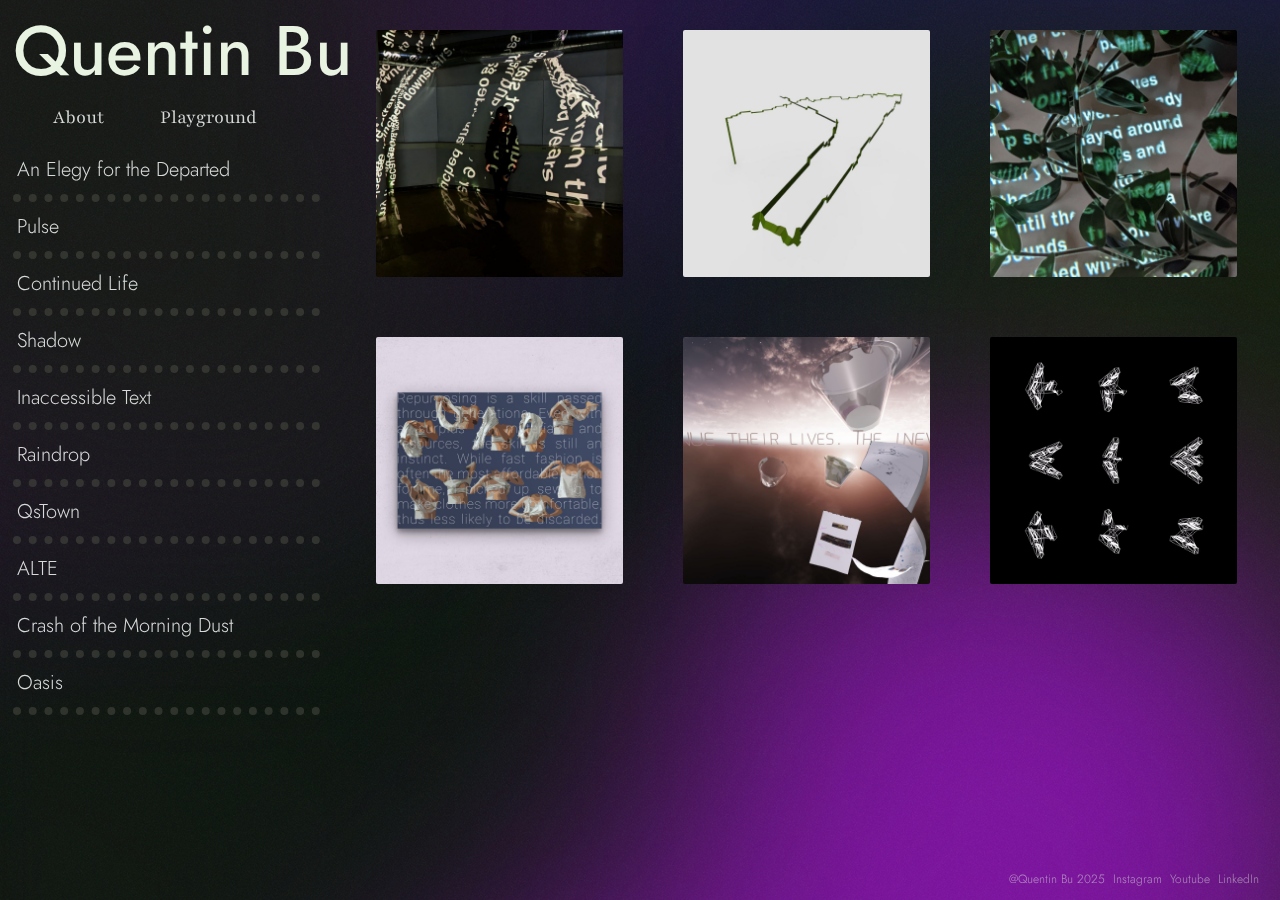
<file: docs/index.html>
<!DOCTYPE html>
<!--[if lt IE 7]>      <html class="no-js lt-ie9 lt-ie8 lt-ie7"> <![endif]-->
<!--[if IE 7]>         <html class="no-js lt-ie9 lt-ie8"> <![endif]-->
<!--[if IE 8]>         <html class="no-js lt-ie9"> <![endif]-->
<!--[if gt IE 8]>      <html class="no-js"> <!--<![endif]-->
<html>
    <head>
        <meta charset="utf-8">
        <meta http-equiv="X-UA-Compatible" content="IE=edge">
        <title>Quentin Bu ~~ Design and Creative Technology</title>
        <link rel="icon" type="image/x-icon" href="/img/favicon.ico">
        <meta name="description" content="">
        <meta name="viewport" content="width=device-width, initial-scale=1">
        <link rel="stylesheet" href="style.css">
        <style>
        @import url('https://fonts.googleapis.com/css2?family=Jost:ital,wght@0,100..900;1,100..900&family=Playfair:ital,opsz,wght@0,5..1200,300..900;1,5..1200,300..900&display=swap');
        </style>
    </head>
    <body>
        <!--[if lt IE 7]>
            <p class="browsehappy">You are using an <strong>outdated</strong> browser. Please <a href="#">upgrade your browser</a> to improve your experience.</p>
        <![endif]-->
        
        <script src="" async defer></script>

        <div>
            <h1><a href="/">Quentin Bu</a></h1>
            <div class="headerContainer">
                <h2><a href="about.html">About</a></h2>
                <h2><a href="playground.html">Playground</a></h2>            
            </div>
        </div>

        <div  class ="title">
            <a href="elegy.html"><h3>An Elegy for the Departed</h3></a>
            <p class="subhead">Interactive Type for CAVE2 VR</p>
            <span class="thumbnail"><img src="img/thumbnail/Elegy_Cover_Large.jpg" class="thumbnail_image" alt="elegy cover"></span>
        </div>
        <div></div>
        <div  class="title">
            <a href="pulse.html"><h3>Pulse</h3></a>
            <p class="subhead">Heartbeat–Controlled 3D Type</p>           
            <span class="thumbnail"><img src="img/thumbnail/Pulse_Cover_Large.jpg" class="thumbnail_image" alt="pulse cover"></span>
        </div>
        <div></div>        
        <div  class="title">
            <a href="continued_life.html"><h3>Continued Life</h3></a>
            <p class="subhead">Posters and Interactive Archive</p>              
            <span class="thumbnail"><img src="img/thumbnail/Continued_Cover_Large.jpg" class="thumbnail_image" alt="continued cover"></span>
        </div>
        <div></div>
        <div  class="title">
            <a href="shadow.html"><h3>Shadow</h3></a>
            <p class="subhead">Projector–Based Interactive Installation</p>                
            <span class="thumbnail"><img src="img/thumbnail/Shadow_Cover_Large.jpg" class="thumbnail_image" alt="shadow cover"></span>
        </div>
        <div></div>
        <div  class="title">
            <a href="inaccessible_text.html"><h3>Inaccessible Text</h3></a>
            <p class="subhead">Discursive Design Objects</p>             
            <span class="thumbnail"><img src="img/thumbnail/Inaccessible_Cover_Large.jpg" class="thumbnail_image" alt="inaccessible text cover"></span>        
        </div>
        <div></div>
        <div  class="title">
            <a href="raindrop.html"><h3>Raindrop</h3></a>
            <p class="subhead">Experimental Type from Waste</p>   
            <span class="thumbnail"><img src="img/thumbnail/Raindrop_Cover_Large.jpg" class="thumbnail_image" alt="raindrop cover"></span>           
        </div>
        <div></div>
        <div  class="title">
            <a href="QsTown.html"><h3>QsTown</h3></a>
            <p class="subhead">Click and Shoot Game</p>               
            <span class="thumbnail"><img src="img/thumbnail/QsTown_Cover_Large.jpg" class="thumbnail_image" alt="QsTown cover"></span>    
        </div>
        <div></div>
        <div  class="title">
            <a href="ALTE.html"><h3>ALTE</h3></a>
            <p class="subhead">Escape Room Game</p>    
            <span class="thumbnail"><img src="img/thumbnail/ALTE_Cover_Large.jpg" class="thumbnail_image" alt="ALTE cover"></span>   
        </div>
        <div></div>
        <div  class="title">
            <a href="crash.html"><h3>Crash of the Morning Dust</h3></a>
            <p class="subhead">???</p>               
            <span class="thumbnail"><img src="img/thumbnail/Crash_Cover_Large.jpg" class="thumbnail_image" alt="crash cover"></span>    
        </div>
        <div></div>
        <div  class="title">
            <a href="Oasis.html"><h3>Oasis</h3></a>
            <p class="subhead">Collaborative VR Design</p>    
            <span class="thumbnail"><img src="img/thumbnail/Oasis_Cover_Large.jpg" class="thumbnail_image" alt="Oasis cover"></span>   
        </div>

        <div class="imageLibraryContainerMain">
            <div class="columnMain">
                <a href="elegy.html"><img class="smallImg" src="img/thumbnail/smallThumbnailLibrary/sm1.jpg"></a>                
                <a href="continued_life.html"><img class="smallImg" src="img/thumbnail/smallThumbnailLibrary/sm2.jpg"></a>           
                
            </div>
            <div class="columnMain">
                <a href="pulse.html"><img class="smallImg" src="img/thumbnail/smallThumbnailLibrary/sm3.jpg"></a>                
                <a href="continued_life.html"><img class="smallImg" src="img/thumbnail/smallThumbnailLibrary/sm4.jpg"></a>
            </div>
            <div class="columnMain">
                <a href="shadow.html"><img class="smallImg" src="img/thumbnail/smallThumbnailLibrary/sm5.jpg"></a>                
                <a href ="playground.html"><img class="smallImg" src="img/thumbnail/smallThumbnailLibrary/sm6.jpg"></a>
            </div>
        </div>




        <footer>
            <h6><a href="index.html">@Quentin Bu 2025</a></h6>
            <h6><a href="https://www.instagram.com/quentinbuxqtgg/" target="_blank">Instagram</a></h6>
            <h6><a href="https://www.youtube.com/@quentinxenonbu" target="_blank">Youtube</a></h6>
            <h6><a href="https://www.linkedin.com/in/xingyu-quentin-bu/" target="_blank">LinkedIn</a></h6> 
        </footer>    
        <script src="scrollReveal.js"></script>
        <script src="changeImage.js"></script>
    </body>
</html>
</file>
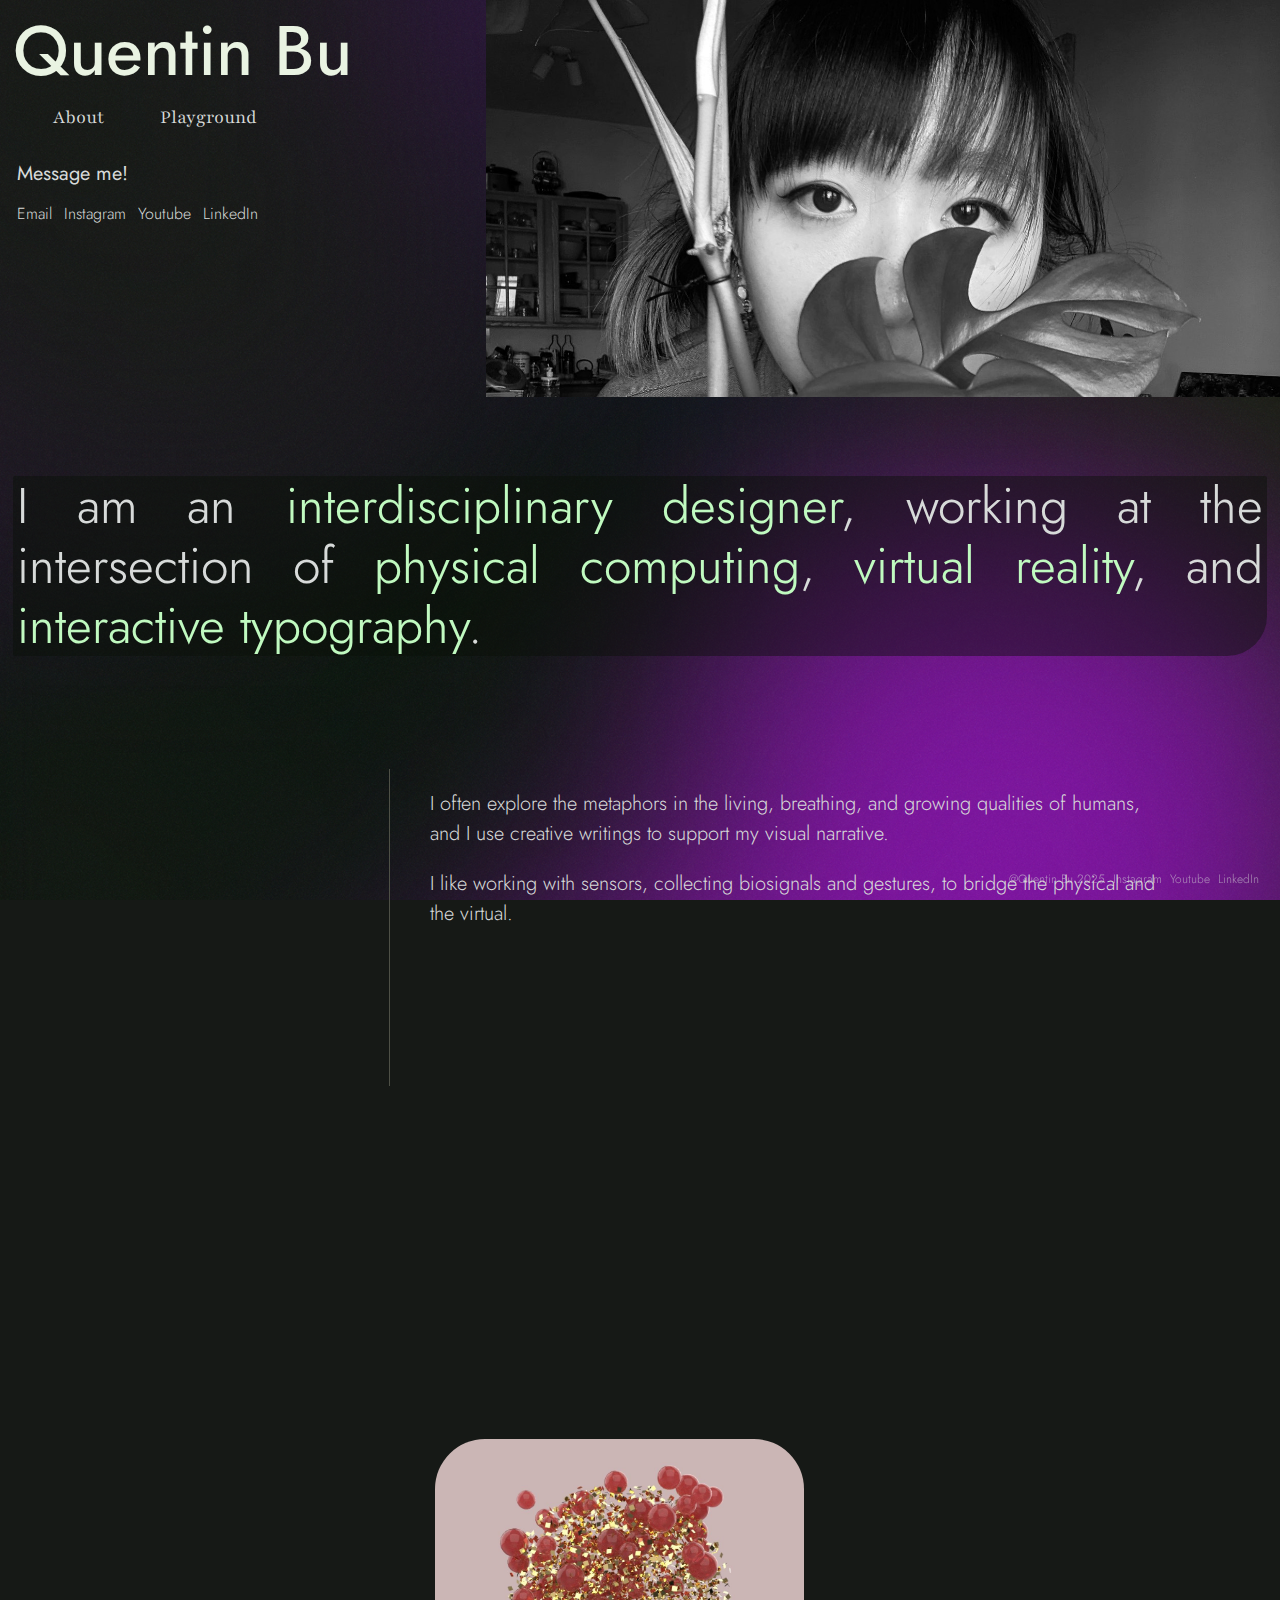
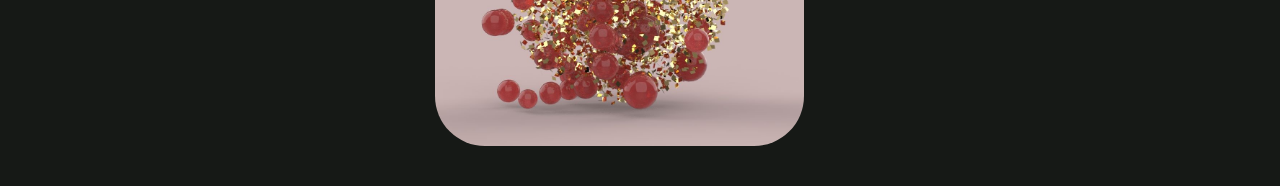
<file: docs/about.html>
<!DOCTYPE html>
<!--[if lt IE 7]>      <html class="no-js lt-ie9 lt-ie8 lt-ie7"> <![endif]-->
<!--[if IE 7]>         <html class="no-js lt-ie9 lt-ie8"> <![endif]-->
<!--[if IE 8]>         <html class="no-js lt-ie9"> <![endif]-->
<!--[if gt IE 8]>      <html class="no-js"> <!--<![endif]-->
<html>
    <head>
        <meta charset="utf-8">
        <meta http-equiv="X-UA-Compatible" content="IE=edge">
        <title>About ~~ Quentin Bu</title>
        <link rel="icon" type="image/x-icon" href="/img/favicon.ico">
        <meta name="description" content="">
        <meta name="viewport" content="width=device-width, initial-scale=1">
        <link rel="stylesheet" href="style.css">
        <style>
        @import url('https://fonts.googleapis.com/css2?family=Jost:ital,wght@0,100..900;1,100..900&family=Playfair:ital,opsz,wght@0,5..1200,300..900;1,5..1200,300..900&display=swap');
        </style>
    </head>
    <body>
        <!--[if lt IE 7]>
            <p class="browsehappy">You are using an <strong>outdated</strong> browser. Please <a href="#">upgrade your browser</a> to improve your experience.</p>
        <![endif]-->
        
        <script src="" async defer></script>

        <div>
            <h1><a href="/">Quentin Bu</a></h1>
            <div class="headerContainer">
                <h2><a href="about.html">About</a></h2>
                <h2><a href="playground.html">Playground</a></h2>            
            </div>
        </div>

        <div>
            <h4>Message me!</h4>
            <h6><a href="mailto:xenonbxy@gmail.com" target="_blank">Email</a></h5>
            <h6><a href="https://www.instagram.com/quentinbuxqtgg/" target="_blank">Instagram</a></h6>
            <h6><a href="https://www.youtube.com/@quentinxenonbu" target="_blank">Youtube</a></h6>
            <h6><a href="https://www.linkedin.com/in/xingyu-quentin-bu/" target="_blank">LinkedIn</a></h6>            
        </div>
        <span class="topImageSpan"><img src="img/About_Banner.jpg" class="topImage" alt="quentin top image"></span>

        <div class="topParagraph">
            <p class="topParagraphText">I am an <mark>interdisciplinary designer</mark>, working at the intersection of <mark>physical computing</mark>, <mark>virtual reality</mark>, and <mark>interactive typography</mark>.</p>
        </div>
        <div class="paragraphs">
            <div class="spacer30"></div> 
            <div class="aboutParagraphs">
                <p>I often explore the metaphors in the living, breathing, and growing qualities of humans, and I use creative writings to support my visual narrative.</p>
                <p>I like working with sensors, collecting biosignals and gestures, to bridge the physical and the virtual.</p>
                <p>Check out my thesis <a href="elegy.html" class="italics"><mark>An Elegy for the Departed</mark></a>, my design for the CAVE2<sup>TM</sup> immersive hybrid-reality space.</p>
                <p>For business inquiries, please email me at <a href="mailto:xenonbxy@gmail.com" target="_blank"><mark>xenonbxy@gmail.com</mark></a></p>
            </div>      
        </div>


        <div class="aboutColCont">
            <div class="column">
                <p class="aboutTop">Interests</p>
                <p class="aboutPoints">XR Storytelling</p>                
                <p class="aboutPoints">Multisensory Media</p>
                <p class="aboutPoints">Text-based Art</p>           
                <p class="aboutPoints">Embodied Interactions</p>
            </div>
            <div class="column">
                <p class="aboutTop">Skills</p>
                <p class="aboutPoints">Interaction Design</p>                  
                <p class="aboutPoints">Graphic Design</p>                             
                <p class="aboutPoints">Physical Computing</p>
                <p class="aboutPoints">Qualitative Research</p>         
            </div>
            <div class="column">
                <p class="aboutTop">Education</p>
                <p class="aboutPoints"><mark>MDes</mark> Graphic Design 2023</p>
                <p class="aboutPoints">University of Illinois Chicago</p>                
                <p class="aboutPoints"><mark>BS</mark> Psychology and Anthropology 2019</p>
                <p class="aboutPoints">University of Illinois Urbana–Champaign</p>
            </div>
        </div>

        <div class="bubbleCont">
            <div class="column"></div>              
            <div class="column">
                <div class="bubble"><img src="img/bubble.jpg"></div> 
            </div>
            <div class="column"></div>                          
        </div>

        <footer>
            <h6><a href="/">@Quentin Bu 2025</a></h6>
            <h6><a href="https://www.instagram.com/quentinbuxqtgg/" target="_blank">Instagram</a></h6>
            <h6><a href="https://www.youtube.com/@quentinxenonbu" target="_blank">Youtube</a></h6>
            <h6><a href="https://www.linkedin.com/in/xingyu-quentin-bu/" target="_blank">LinkedIn</a></h6> 
        </footer>       
        <script src="scrollReveal.js"></script>

    </body>
</html>
</file>
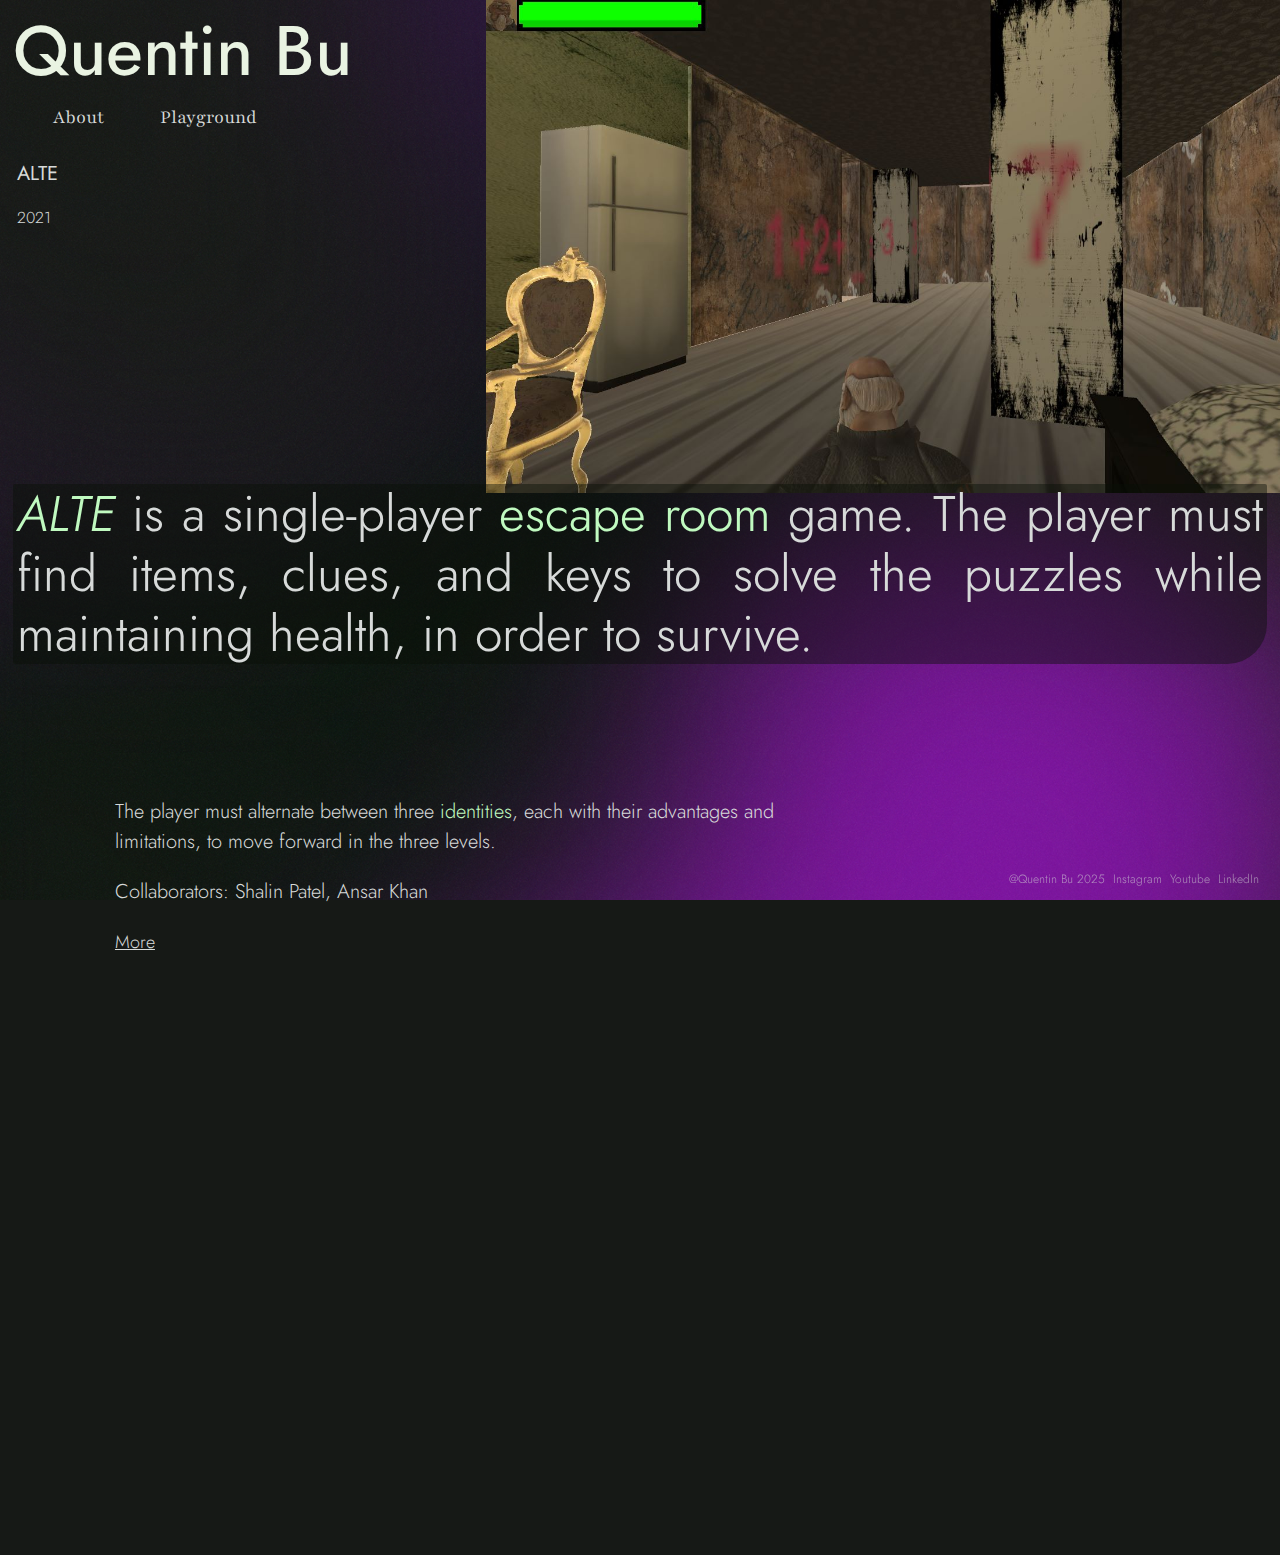
<file: docs/ALTE.html>
<!DOCTYPE html>
<!--[if lt IE 7]>      <html class="no-js lt-ie9 lt-ie8 lt-ie7"> <![endif]-->
<!--[if IE 7]>         <html class="no-js lt-ie9 lt-ie8"> <![endif]-->
<!--[if IE 8]>         <html class="no-js lt-ie9"> <![endif]-->
<!--[if gt IE 8]>      <html class="no-js"> <!--<![endif]-->
<html>
    <head>
        <meta charset="utf-8">
        <meta http-equiv="X-UA-Compatible" content="IE=edge">
        <title>ALTE ~~ Quentin Bu</title>
        <link rel="icon" type="image/x-icon" href="/img/favicon.ico">
        <meta name="description" content="">
        <meta name="viewport" content="width=device-width, initial-scale=1">
        <link rel="stylesheet" href="style.css">
        <style>
        @import url('https://fonts.googleapis.com/css2?family=Jost:ital,wght@0,100..900;1,100..900&family=Playfair:ital,opsz,wght@0,5..1200,300..900;1,5..1200,300..900&display=swap');
        </style>
    </head>
    <body>
        <!--[if lt IE 7]>
            <p class="browsehappy">You are using an <strong>outdated</strong> browser. Please <a href="#">upgrade your browser</a> to improve your experience.</p>
        <![endif]-->
        
        <script src="" async defer></script>

        <div>
            <h1><a href="/">Quentin Bu</a></h1>
            <div class="headerContainer">
                <h2><a href="about.html">About</a></h2>
                <h2><a href="playground.html">Playground</a></h2>            
            </div>
        </div>

        <div>
            <h4>ALTE</h4>
            <h5>2021</h5>
        </div>

        <span class="topImageSpan"><img src="img/ALTE/ALTE9.jpg" class="topImage" alt="alte top image"></span>


        <div class="topParagraph">
            <p class="topParagraphText"><mark class = "italics">ALTE</mark> is a single-player <mark>escape room</mark> game. The player must find items, clues, and keys to solve the puzzles while maintaining health, in order to survive.</p>
        </div>

        <div class="paragraphs">
            <div>
                <p> The player must alternate between three <mark>identities</mark>, each with their advantages and limitations, to move forward in the three levels.</p>
                <p>Collaborators: Shalin Patel, Ansar Khan</p>
                <p class = "moreInfo"><a href="https://youtu.be/huX0kYWxeIo" target="_blank">More</a></p>

            </div>
            <div class="spacer30"></div> 
        </div>

        <div class="imageLibraryContainer">
            <div class="column">
                <img src="img/ALTE/ALTE3.jpg">
                <img src="img/ALTE/ALTE4.jpg">

            </div>
            <div class="column">
                <img src="img/ALTE/ALTE5.jpg">
                <img src="img/ALTE/ALTE6.jpg">

            </div>
            <div class="column">
                <img src="img/ALTE/ALTE8.jpg">
                <img src="img/ALTE/ALTE1.jpg">
            </div>
        </div>

        <footer>
            <h6><a href="index.html">@Quentin Bu 2025</a></h6>
            <h6><a href="https://www.instagram.com/quentinbuxqtgg/" target="_blank">Instagram</a></h6>
            <h6><a href="https://www.youtube.com/@quentinxenonbu" target="_blank">Youtube</a></h6>
            <h6><a href="https://www.linkedin.com/in/xingyu-quentin-bu/" target="_blank">LinkedIn</a></h6> 
        </footer>    
        <script src="scrollReveal.js"></script>

    </body>
</html>
</file>
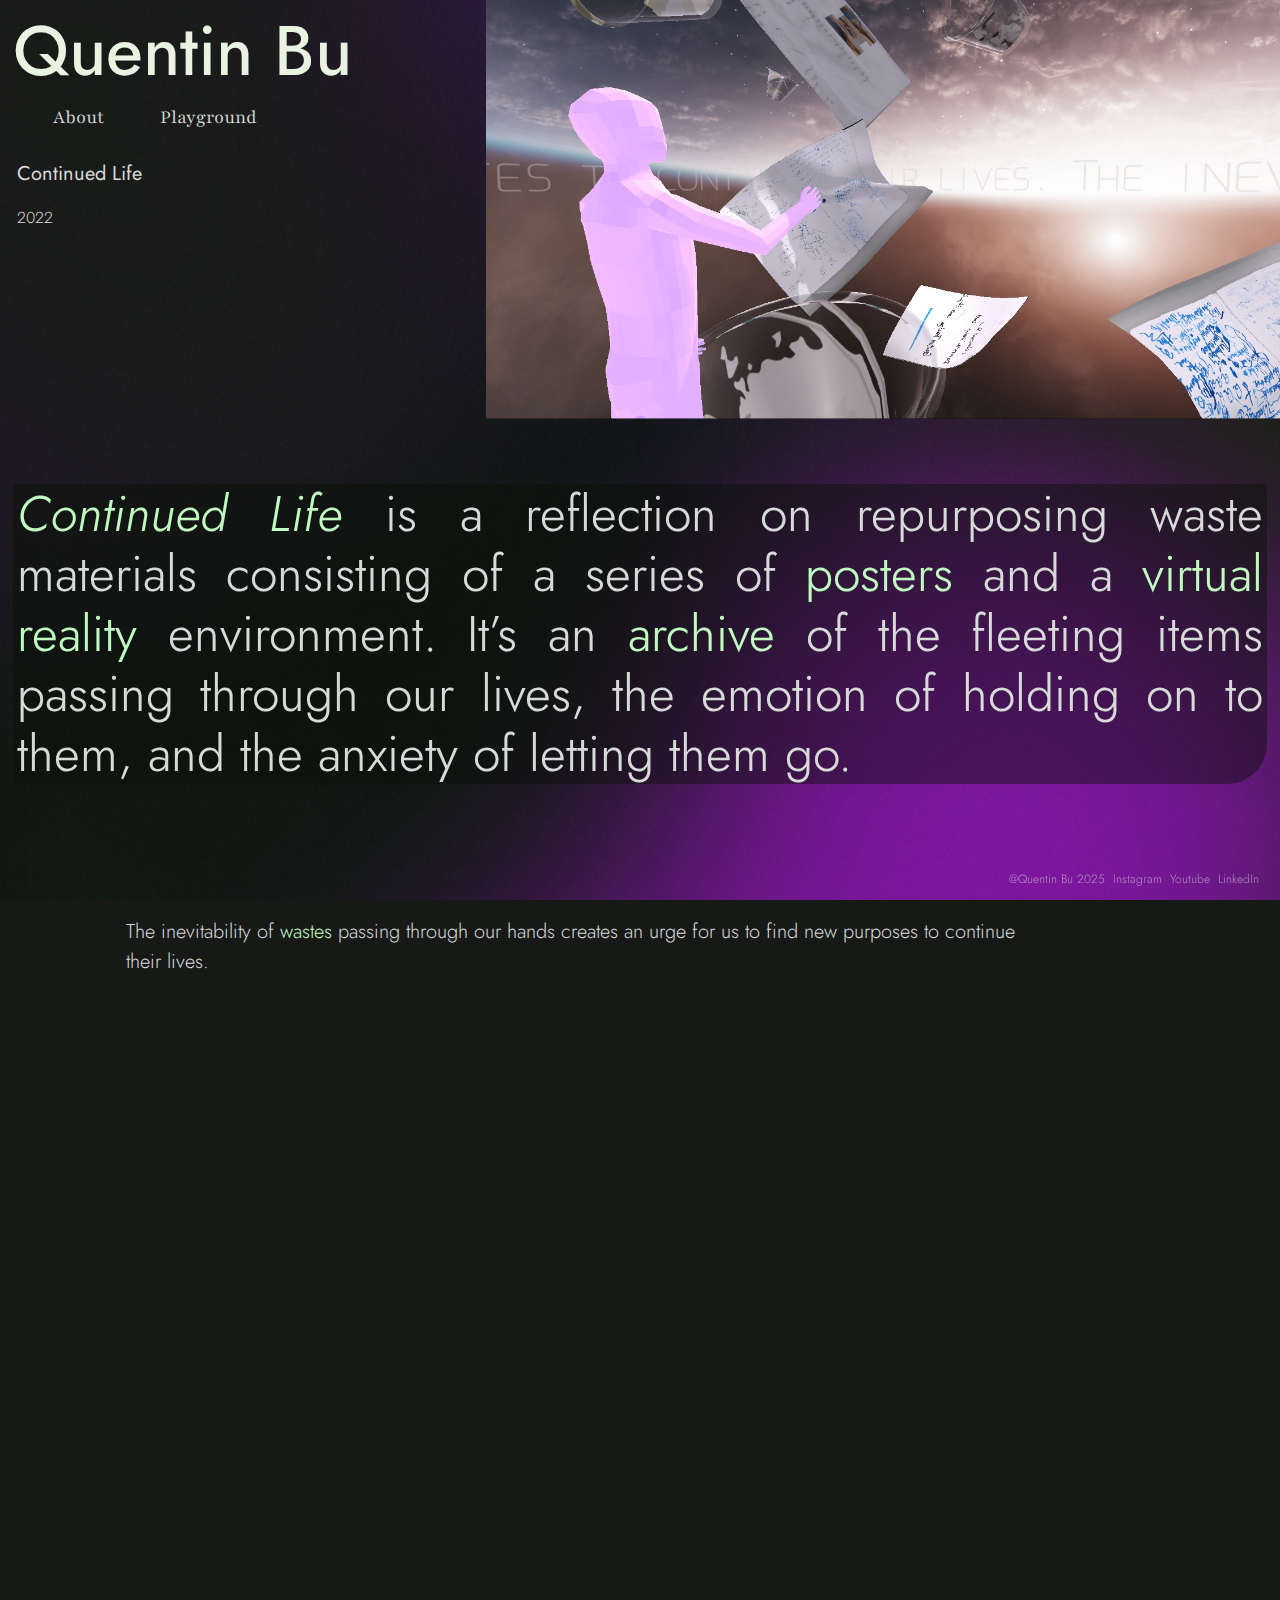
<file: docs/continued_life.html>
<!DOCTYPE html>
<!--[if lt IE 7]>      <html class="no-js lt-ie9 lt-ie8 lt-ie7"> <![endif]-->
<!--[if IE 7]>         <html class="no-js lt-ie9 lt-ie8"> <![endif]-->
<!--[if IE 8]>         <html class="no-js lt-ie9"> <![endif]-->
<!--[if gt IE 8]>      <html class="no-js"> <!--<![endif]-->
<html>
    <head>
        <meta charset="utf-8">
        <meta http-equiv="X-UA-Compatible" content="IE=edge">
        <title>Continued Life ~~ Quentin Bu</title>
        <link rel="icon" type="image/x-icon" href="/img/favicon.ico">
        <meta name="description" content="">
        <meta name="viewport" content="width=device-width, initial-scale=1">
        <link rel="stylesheet" href="style.css">
        <style>
        @import url('https://fonts.googleapis.com/css2?family=Jost:ital,wght@0,100..900;1,100..900&family=Playfair:ital,opsz,wght@0,5..1200,300..900;1,5..1200,300..900&display=swap');
        </style>
    </head>
    <body>
        <!--[if lt IE 7]>
            <p class="browsehappy">You are using an <strong>outdated</strong> browser. Please <a href="#">upgrade your browser</a> to improve your experience.</p>
        <![endif]-->
        
        <!-- <script src="" async defer></script> -->

        <div>
            <h1><a href="/">Quentin Bu</a></h1>
            <div class="headerContainer">
                <h2><a href="about.html">About</a></h2>
                <h2><a href="playground.html">Playground</a></h2>            
            </div>
        </div>

        <div>
            <h4>Continued Life</h4>
            <h5>2022</h5>
        </div>

        <span class="topImageSpan"><img src="img/Continued/Life6.jpg" class="topImage" alt="life top image"></span>

        <div class="topParagraph">
            <p class="topParagraphText"><mark class = "italics">Continued Life</mark> is a reflection on repurposing waste materials consisting of a series of <mark>posters</mark> and a <mark>virtual reality</mark> environment. It’s an <mark>archive</mark> of the fleeting items passing through our lives, the emotion of holding on to them, and the anxiety of letting them go.</p>
        </div>

        <div class="paragraphs">
            <div>
                <p>The inevitability of <mark>wastes</mark> passing through our hands creates an urge for us to find new purposes to continue their lives.</p>
            
                <p><mark>Repurposing</mark> is a survival skill. My grandmother used a rope as a belt, tissue boxes as trash cans, yoghurt cups as planters, etc. There was a cabinet above the washing machine that contained everything yet to find a purpose. I was conditioned to value possessions in the same way as I was growing up.</p>
                
                <p>While in graduate school for graphic design, I started to observe the waste generated in the iterative process of learning and making, especially paper and plastic due to affordability. Out of habit, I would collect single-sided printer papers and use the white spaces for notes, practice calligraphy with markers over the writings, and then fold and cut them for prototyping. A piece of paper thus would have an extended lifetime, fully scribbled, and possibly stained.</p>
            </div>
            <div class="spacer30"></div> 
        </div>

        <div class="imageLibraryContainer">
            <div class="column">
                <img src="img/Continued/Life1.jpg">
                <img src="img/Continued/Life2.jpg">
                <img src="img/Continued/posterHorizontal1.jpg">
            </div>
            <div class="column">
                <img src="img/Continued/Life3.jpg">
                <img src="img/Continued/posterHorizontal2.jpg">
                <img src="img/Continued/Life4.jpg">
            </div>
            <div class="column">
                <img src="img/Continued/posterHorizontal3.jpg">
                <img src="img/Continued/Life5.jpg">
            </div>
        </div>

        <div class="paragraphs">
            <div>  
                <p>Archiving these items is an <mark>affirmation</mark> of sustainability practices on an individual level. The work would never be finished, however, for this project, three sets of items are documented: clothing, paper, and cups. The items are collected according to these <mark>criteria</mark>: 1) the item has an old purpose and a new, personally-defined purpose, 2) the item may be considered waste, and 3) the item has the potential to outlast its original lifetime.</p>
                    
                <p>Each set of items are photographed and abstracted into <mark>posters</mark>.</p>

                <p>The documented items are then modelled and imported into a <mark>virtual reality environment</mark>, where the visitor can look around and reflect on the destined disposal of objects and materials, drawing the conflict between wastefulness and letting go.</p>
            </div>
            <div class="spacer30"></div> 
        </div>        
    
        <footer>
            <h6><a href="index.html">@Quentin Bu 2025</a></h6>
            <h6><a href="https://www.instagram.com/quentinbuxqtgg/" target="_blank">Instagram</a></h6>
            <h6><a href="https://www.youtube.com/@quentinxenonbu" target="_blank">Youtube</a></h6>
            <h6><a href="https://www.linkedin.com/in/xingyu-quentin-bu/" target="_blank">LinkedIn</a></h6> 
        </footer>    
        <script src="scrollReveal.js"></script>
    </body>
</html>
</file>
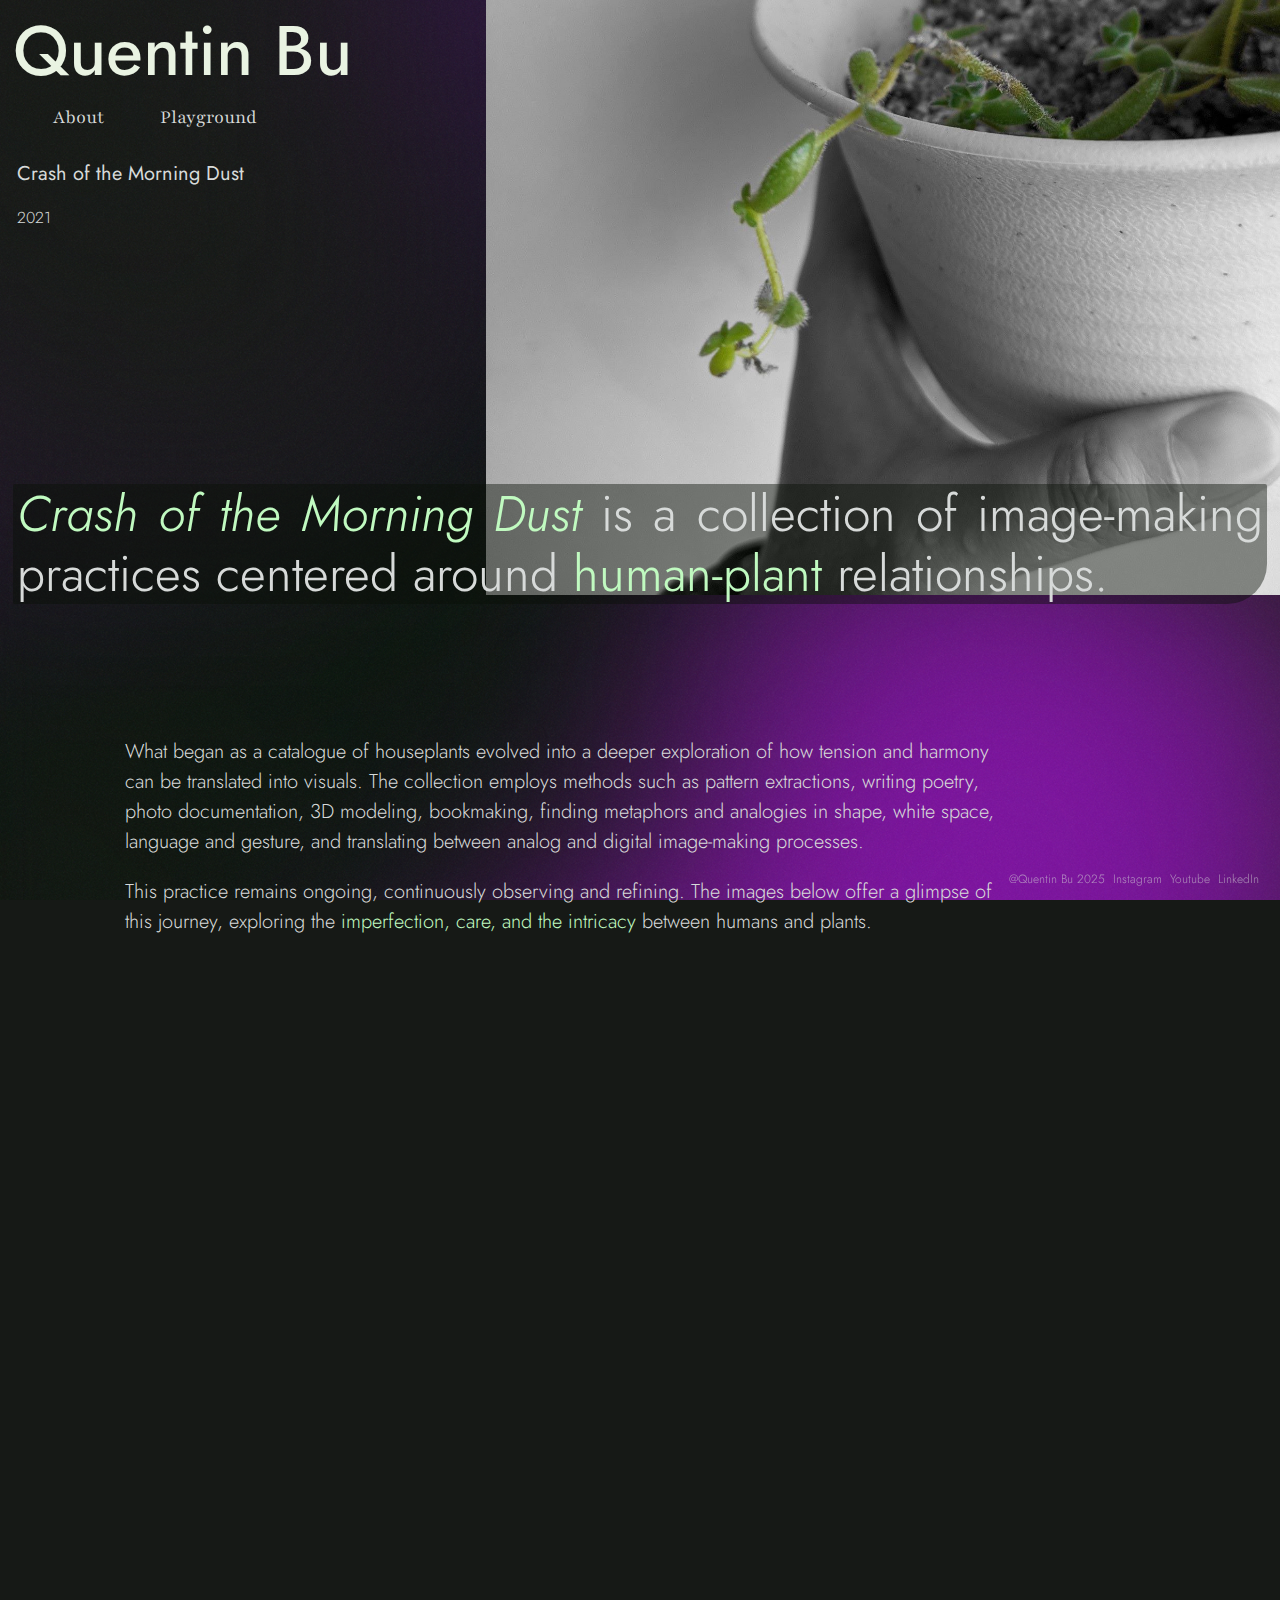
<file: docs/crash.html>
<!DOCTYPE html>
<!--[if lt IE 7]>      <html class="no-js lt-ie9 lt-ie8 lt-ie7"> <![endif]-->
<!--[if IE 7]>         <html class="no-js lt-ie9 lt-ie8"> <![endif]-->
<!--[if IE 8]>         <html class="no-js lt-ie9"> <![endif]-->
<!--[if gt IE 8]>      <html class="no-js"> <!--<![endif]-->
<html>
    <head>
        <meta charset="utf-8">
        <meta http-equiv="X-UA-Compatible" content="IE=edge">
        <title>Crash of the Morning Dust ~~ Quentin Bu</title>
        <link rel="icon" type="image/x-icon" href="/img/favicon.ico">
        <meta name="description" content="">
        <meta name="viewport" content="width=device-width, initial-scale=1">
        <link rel="stylesheet" href="style.css">
        <style>
        @import url('https://fonts.googleapis.com/css2?family=Jost:ital,wght@0,100..900;1,100..900&family=Playfair:ital,opsz,wght@0,5..1200,300..900;1,5..1200,300..900&display=swap');
        </style>
    </head>
    <body>
        <!--[if lt IE 7]>
            <p class="browsehappy">You are using an <strong>outdated</strong> browser. Please <a href="#">upgrade your browser</a> to improve your experience.</p>
        <![endif]-->
        
        <!-- <script src="" async defer></script> -->

        <div>
            <h1><a href="/">Quentin Bu</a></h1>
            <div class="headerContainer">
                <h2><a href="about.html">About</a></h2>
                <h2><a href="playground.html">Playground</a></h2>            
            </div>
        </div>

        <div>
            <h4>Crash of the Morning Dust</h4>
            <h5>2021</h5>
        </div>
        
        <span class="topImageSpan"><img src="img/Crash/crash_top.jpg" class="topImage" alt="crash top image"></span>

        <div class="topParagraph">
            <p class="topParagraphText"><mark class = "italics">Crash of the Morning Dust</mark> is a collection of image-making practices centered around <mark>human-plant</mark> relationships.
        </div>

        <div class="paragraphs">
            <div>
                <p>What began as a catalogue of houseplants evolved into a deeper exploration of how tension and harmony can be translated into visuals. The collection employs methods such as pattern extractions, writing poetry, photo documentation, 3D modeling, bookmaking, finding metaphors and analogies in shape, white space, language and gesture, and translating between analog and digital image-making processes.</p>
                <p>This practice remains ongoing, continuously observing and refining. The images below offer a glimpse of this journey, exploring the <mark>imperfection, care, and the intricacy</mark> between humans and plants.</p>

                <div class="quotesContainer"></div><pre><p><mark class= "quotes">         
        The chilly dew seeps
            through the spaces
                between my toes
            grazing through
                each brim of my bones,
            stepping through each plank
                pressing down on the ground
            knocking on each brick to
                briefly lodge in somewhere tender
            and elopes
                through the exhale to
            intertwine with the mists.

        I hear my knuckles crunch
            as she perishes yet I accept defeat
            as I cannot find traces of her escape
            as she floats lighter than air.
                </mark></p></pre><div class="quotesContainer"></div>            
            
            
            
            </div>
            
            <div class="spacer30"></div> 
        </div>


        <p class="playTitles">Analogise</p>
        <div class="imageLibraryContainer">
            <div class="column">
                <img src="img/Crash/spread1.jpg">
            </div>
        </div>

        <div class="imageLibraryContainer">
            <div class="column">
                <img src="img/Crash/page2.jpg">
                <img src="img/Crash/spread2.jpg">
                
            </div>

            <div class="column">
                
                <img src="img/Crash/arrangement.jpg">
            </div>
         
        </div>

        <p class="playTitles">Extract</p>
        <div class="imageLibraryContainer">
            <div class="column">
                <img src="img/Crash/spread3.jpg">
            </div>
        </div>
        <div class="imageLibraryContainer">

            <div class="column">
                <img src="img/Crash/page1.jpg">
            </div>
            <div class="column">
                <img src="img/Crash/booklet.jpg">
            </div>
        </div>

        <p class="playTitles">Contrast</p>
        <div class="imageLibraryContainer">
            <div class="column">
                <img src="img/Crash/spread5.jpg">
            </div>
        </div>
        <div class="imageLibraryContainer">
            <div class="column">
                <img src="img/Crash/spread4.jpg">
            </div>

        </div>


        <p class="playTitles">Caress</p>
        <div class="imageLibraryContainer">
            <div class="column">
                <img src="img/Crash/caress1.jpg">
                <img src="img/Crash/caress3.jpg">
            </div>
            <div class="column">
                <img src="img/Crash/caress2.jpg">
                <img src="img/Crash/caress4.jpg">                
            </div>
        </div>

        <p class="playTitles">Orchestrate</p>
        <div class="imageLibraryContainer">
            <div class="column">
                <img src="img/Crash/CrashAssembly1.jpg">
            
            </div>  
                    
            <div class="column">

                <img src="img/Crash/CrashAssembly2.jpg">

            </div>
           
        </div>
        <p class="playTitles">Divide</p>                 
        <div class="imageLibraryContainer">
            <div class="column">
                <img src="img/Crash/handPrint4.jpg">
                <img src="img/Crash/handPrint1.jpg">
                <img src="img/Crash/handPrint8.jpg">
            </div>
            <div class="column">
                <img src="img/Crash/handPrint5.jpg">
                <img src="img/Crash/handPrint2.jpg">
                <img src="img/Crash/handPrint3.jpg">
            </div>
            <div class="column">
                <img src="img/Crash/handPrint6.jpg">
                <img src="img/Crash/handPrint7.jpg">
                <img src="img/Crash/handPrint9.jpg">            
            </div>
        </div>        

        
        <p class="playTitles">Embody</p>
        <div class="imageLibraryContainer">
            <div class="spacer30"></div>
            <div class="column">
                <img src="img/Crash/PlantDiagram.jpg">
            </div>

        </div>
        <div class="imageLibraryContainer">
            <div class="column">
                <img src="img/Crash/blenderDiagram.gif">            
            </div>             

            <div class="column">
                <p>The ultimate experiment inspired <a href="pulse.html" class="italics"><mark>Pulse</mark></a>, a 3D typeface that documents my pulse while navigating letterforms in my custom software.</p>

            </div>             
            <div class="column">
            </div>          

        </div>



        <footer>
            <h6><a href="index.html">@Quentin Bu 2025</a></h6>
            <h6><a href="https://www.instagram.com/quentinbuxqtgg/" target="_blank">Instagram</a></h6>
            <h6><a href="https://www.youtube.com/@quentinxenonbu" target="_blank">Youtube</a></h6>
            <h6><a href="https://www.linkedin.com/in/xingyu-quentin-bu/" target="_blank">LinkedIn</a></h6> 
        </footer>   
        
        
        <script src="scrollReveal.js"></script>
    </body>
</html>
</file>
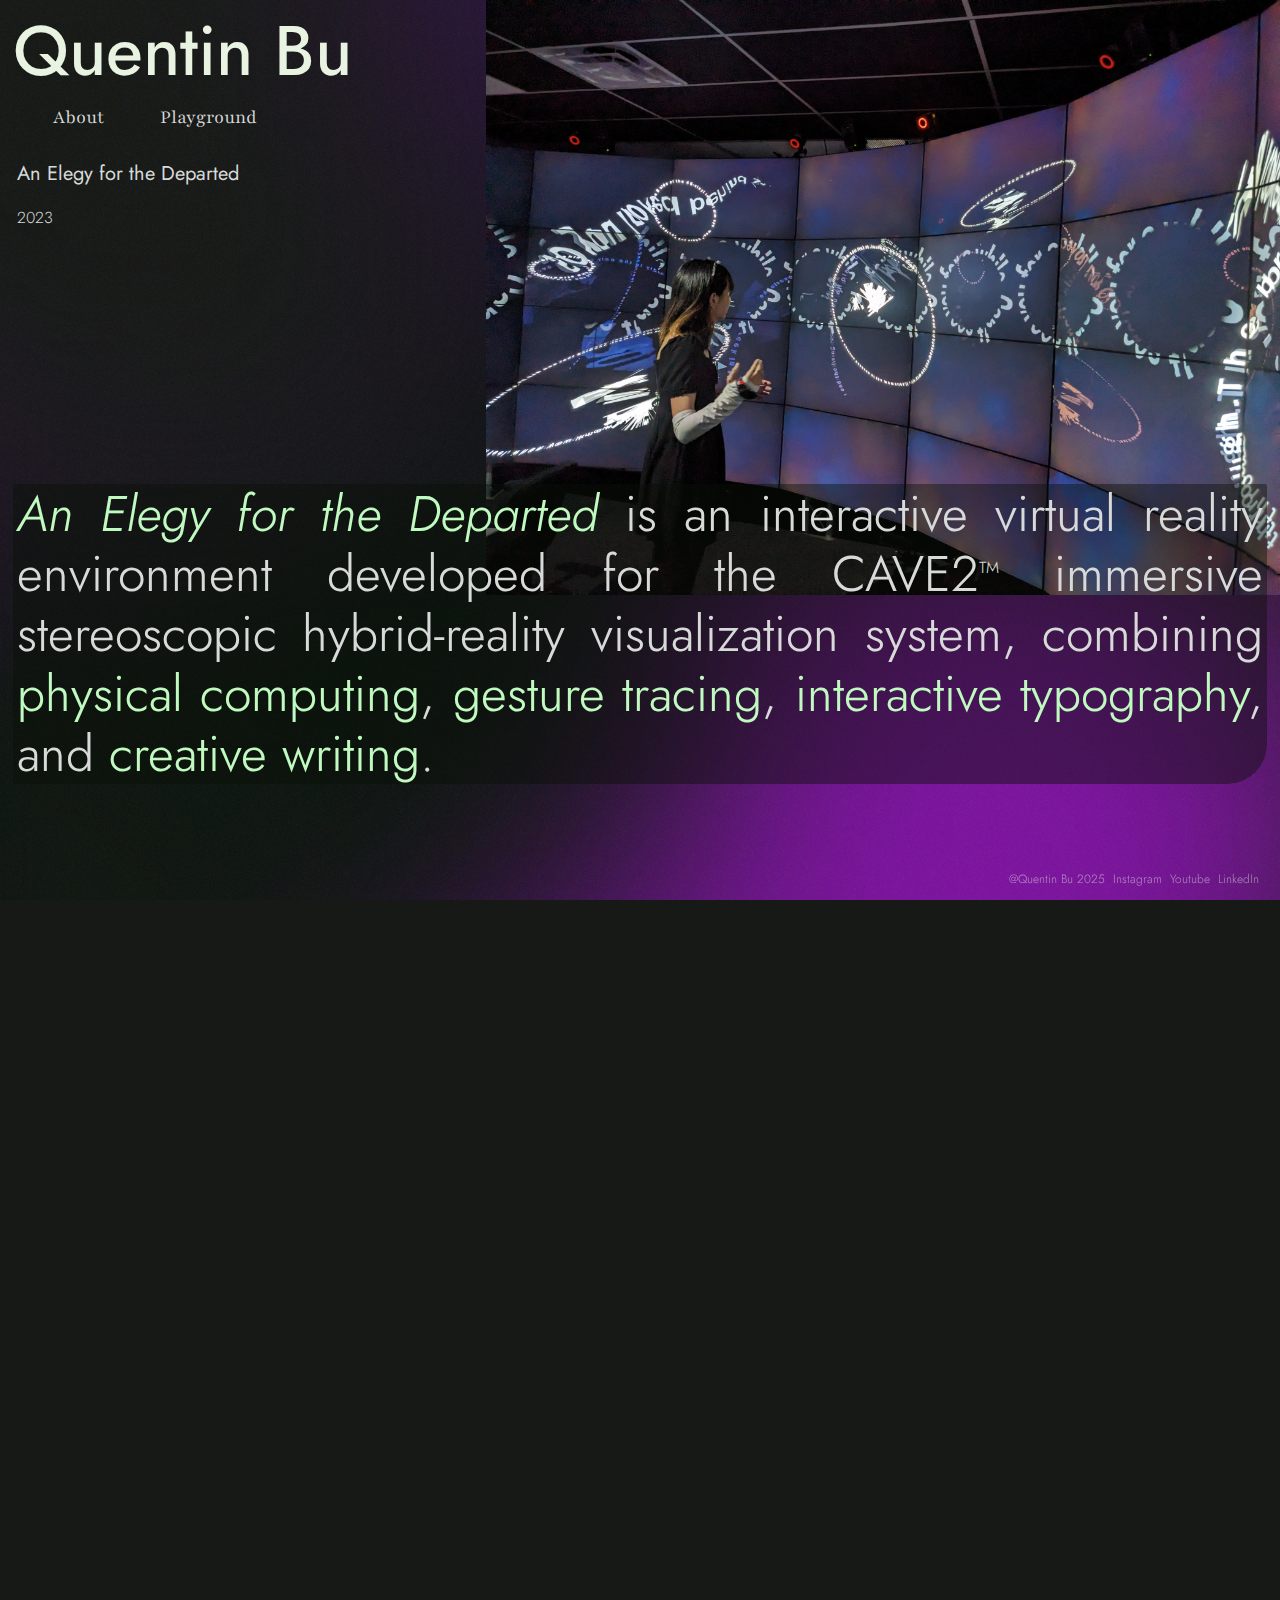
<file: docs/elegy.html>
<!DOCTYPE html>
<!--[if lt IE 7]>      <html class="no-js lt-ie9 lt-ie8 lt-ie7"> <![endif]-->
<!--[if IE 7]>         <html class="no-js lt-ie9 lt-ie8"> <![endif]-->
<!--[if IE 8]>         <html class="no-js lt-ie9"> <![endif]-->
<!--[if gt IE 8]>      <html class="no-js"> <!--<![endif]-->
<html>
    <head>
        <meta charset="utf-8">
        <meta http-equiv="X-UA-Compatible" content="IE=edge">
        <title>An Elegy for the Departed ~~ Quentin Bu</title>
        <link rel="icon" type="image/x-icon" href="/img/favicon.ico">
        <meta name="description" content="">
        <meta name="viewport" content="width=device-width, initial-scale=1">
        <link rel="stylesheet" href="style.css">
        <style>
        @import url('https://fonts.googleapis.com/css2?family=Jost:ital,wght@0,100..900;1,100..900&family=Playfair:ital,opsz,wght@0,5..1200,300..900;1,5..1200,300..900&display=swap');
        </style>
    </head>
    <body>
        <!--[if lt IE 7]>
            <p class="browsehappy">You are using an <strong>outdated</strong> browser. Please <a href="#">upgrade your browser</a> to improve your experience.</p>
        <![endif]-->
        
        <script src="" async defer></script>

        <div>
            <h1><a href="/">Quentin Bu</a></h1>
            <div class="headerContainer">
                <h2><a href="about.html">About</a></h2>
                <h2><a href="playground.html">Playground</a></h2>            
            </div>
        </div>

        <div>
            <h4>An Elegy for the Departed</h4>
            <h5>2023</h5>
        </div>

        <span class="topImageSpan"><img src="img/Elegy/ElegySecond.jpg" class="topImage" alt="pulse top image"></span>

        <div class="topParagraph">
            <p class="topParagraphText"><mark class = "italics">An Elegy for the Departed</mark> is an interactive virtual reality environment developed for the CAVE2<sup style="font-size: 16px; line-height: 0;">TM</sup> immersive stereoscopic hybrid-reality visualization system, combining <mark>physical computing</mark>, <mark>gesture tracing</mark>, <mark>interactive typography</mark>, and <mark>creative writing</mark>.</p>
        </div>

        <div class="paragraphs">
            <div>
                <div class="quotesContainer"><p><mark class= "quotes">To escape, to free, to grow, to part, to forget, to recall, is to reorganise and make choices about what to let go of and what to hold on to, and it is to physically leave a place and move far away without knowing if you’ll find a way back.</mark></p></div>
                <p>Writing is my emotional conduit, for the moments when strong emotions have nowhere else to flow: whether it’s journaling, composing bad poetry, scribbling on an aeroplane sickness bag, jotting down stream of consciousness, or repeating phrases in my head while wandering around unfamiliar streets. <mark class="italics">An Elegy for the Departed</mark> is my poetic, perhaps futile attempt to consolidate and immortalise the transitory states of life.</p>

            </div>
            <div class="spacer30"></div>         
        </div>
        
        <div class="imageLibraryContainer">
            <!-- <div class="column">
            </div>             -->
            <div class="column">
                <img src="img/Elegy/ElegyMainimage.jpg" class="elegyLargeImage">            
            </div>

        </div>        

        <div class="paragraphs">
            <div class="spacer30"></div>
            <div>
                <p>The project culminated into an audiovisual <mark>performance</mark> of my original writings, where the audiences were invited into the immersive space to observe me demonstrating my custom <mark>wearable device</mark> in real-time.</p>
            </div>
        </div>        


        <div class="imageLibraryContainer">
            <div class="column">
                <img src="img/Elegy/DeviceChap3.jpg">
            </div>            
            <div class="column">
                <div class="textWithinColumn">
                    <p>The device is a bracelet powered by <mark>Seeed Studio XIAO nRF52840 Sense</mark>, which has a gyroscope unit that collects the <mark>velocity</mark> and <mark>acceleration</mark> data of my hand gestures. With the bracelet on my right hand during the performance, the typographic motions in the scenes built in Unity respond to my body language.</p>
                    <p> Additionally, the CAVE2<sup>TM</sup> implements a <mark>head-tracking</mark> system, so the audience members can see from my perspective as I physically move through the space.</p>
                </div>
            </div>
            <div class="column">
                <img src="img/Elegy/device1.jpg">
                <img src="img/Elegy/Device2.jpg">                
            </div>
        </div>        


        <div class="paragraphs">
            <div>
                <p>The three pieces of writing selected are my poetic interpretation of departure, wrestling with the anxiety of relocating to multiple places throughout my life. The chapters, <mark>Cloth</mark>, <mark>Bike</mark>, and <mark>Wind</mark>, correspond with the three VR scenes of black and white typography.</p>
                
                <div class="quotesContainer"><p><mark class= "quotes">“… when the television only played dramas which I found always have the similar storylines repeating, repeating, repeating, and repeating causing me to never watch those again since I moved out of the place…”</mark></p></div>

                <p>The first chapter <mark>Cloth</mark> is a <mark>creative non-fiction</mark> about the memories I treasure.</p>

                <div class="quotesContainer"><p><mark class= "quotes">“… It felt out of control. It felt like when they visited you but couldn’t come upstairs because of the memories. That was in the house on 2nd Street. The entrance was hidden on the side…”</mark></p></div>

                <p>The second chapter <mark>Bike</mark> is a <mark>prose poetry</mark> about the agitation to live as if there is always an end chasing us.</p>

                <div class="quotesContainer"></div><pre><p><mark class= "quotes">         
                
        “We watch the same snowfall as
        we sigh for the passage
            of spring, of
                lakes of elusion,
                train tracks of seduction, and
                breezes of abandonment.
        And I did not have the strength to chase.”
                </mark></p></pre><div class="quotesContainer"></div>
    
               <p>The final chapter <mark>Wind</mark> is a <mark>poem</mark> about growing and departing from a past self.</p>           
            </div>
        </div>

        <div class="imageLibraryContainer">
            <div class="column">
                <img src="img/Elegy/ElegyFaceForward.jpg">
            </div>
            <div class="column">
                <img src="img/Elegy/CaveChap3.2.jpg">
            </div>
            <div class="column">
                <img src="img/Elegy/CaveTestChap2.jpg">
            </div>
        </div>      

        <div class="paragraphs">
            <div class="spacer30"></div>
            <div>
                <p>The different formats of writing give rise to the distinct styles of the three scenes, and the interactions are inspired by the titular objects. In the first chapter <mark>Cloth</mark>, paragraphs of texts are attached to fabric strips that shake with my gestures of book flipping. In the chapter <mark>Bike</mark>, short sentences are arranged into “wheels”, and my body language controls their position and rotation, leaving trails behind. In the third chapter <mark>Wind</mark>, each group of characters fall towards the floor plane, swaying with the wind force generated as I caress them.</p>
            </div>
        </div>    

        <div class="imageLibraryContainer">
            <div class="column">
                <img src="img/Elegy/bookFlip1.gif">         
            </div>
            <div class="column">
                <img src="img/Elegy/bookInside.gif">
            </div>            
            <div class="column">
                <img src="img/Elegy/chapter2.gif">
            </div>
        </div>
 
        <div class="paragraphs">
            <div>          
                <p>Additionally, I created a 17 by 11 landscape <mark>French-folded book</mark>, to use as a prop to aid my performance, to document the results using this interactive technology I found as a tool to create compositions, and to translate the VR experience to a book form. Focusing purely on <mark>micro-typography</mark>, the typesetting in the book corresponds to the graphics of the chapters, and the inside of the pages are images generated throughout the design process.</p>
            </div>
            <div class="spacer30"></div>
        </div>

        <div class="imageLibraryContainer">
            <div class="column">
                <img src="img/Elegy/ElegyScreen3.jpg">
            </div>
            <div class="column">
                <img src="img/Elegy/ElegyScreen1.jpg">
            </div>
            <div class="column">
                <img src="img/Elegy/ElegyScreen2.jpg">
            </div>
        </div>

        <div class="imageLibraryContainer">
            <div class="column">
                <img src="img/Elegy/BookInside.jpg">                
            </div>
            <div class="column">
                <img src="img/Elegy/BookCover.jpg">
            </div>
            <div class="column">
                <img src="img/Elegy/CaveChap3.jpg">               
            </div>
        </div>        

        <div class="paragraphs">
            <div>
                <p>Bridging the physical body and a virtual metaphor for a body, <mark class="italics">An Elegy for the Departed</mark> is a technological experiment. What does typography in virtual reality spaces look like? How can I best use the technology to effectively tell a story?</p>
                <p>The work was performed at the CAVE2<sup>TM</sup> at the <mark>Electronic Visualization Laboratory</mark> (EVL) at the University of Illinois Chicago on May 5th, 2023, and a projector-based version was installed for the year-end show. I also presented the result at the <mark>TypeCon Education Forum</mark> in Portland on August 17th, 2023.</p>
                <p class = "moreInfo"><a href="https://www.evl.uic.edu/art/2715" target="_blank">Read more</a></p>
                <p class = "moreInfo"><a href="https://youtu.be/7gRqgLXm58s" target="_blank">Watch full</a></p>              
            </div>
        </div>

        <div class="imageLibraryContainer">
            <div class="column">
                <img src="img/Elegy/ProjectorInstall.jpg">
            </div>
            <div class="column">
                <img src="img/Elegy/GroupPicCave.jpg">
            </div>
            <div class="column">
                <img src="img/Elegy/TypeconInsta.jpg">
            </div>
        </div>

        <footer>
            <h6><a href="index.html">@Quentin Bu 2025</a></h6>
            <h6><a href="https://www.instagram.com/quentinbuxqtgg/" target="_blank">Instagram</a></h6>
            <h6><a href="https://www.youtube.com/@quentinxenonbu" target="_blank">Youtube</a></h6>
            <h6><a href="https://www.linkedin.com/in/xingyu-quentin-bu/" target="_blank">LinkedIn</a></h6> 
        </footer>    
        <script src="scrollReveal.js"></script>

    </body>
</html>
</file>
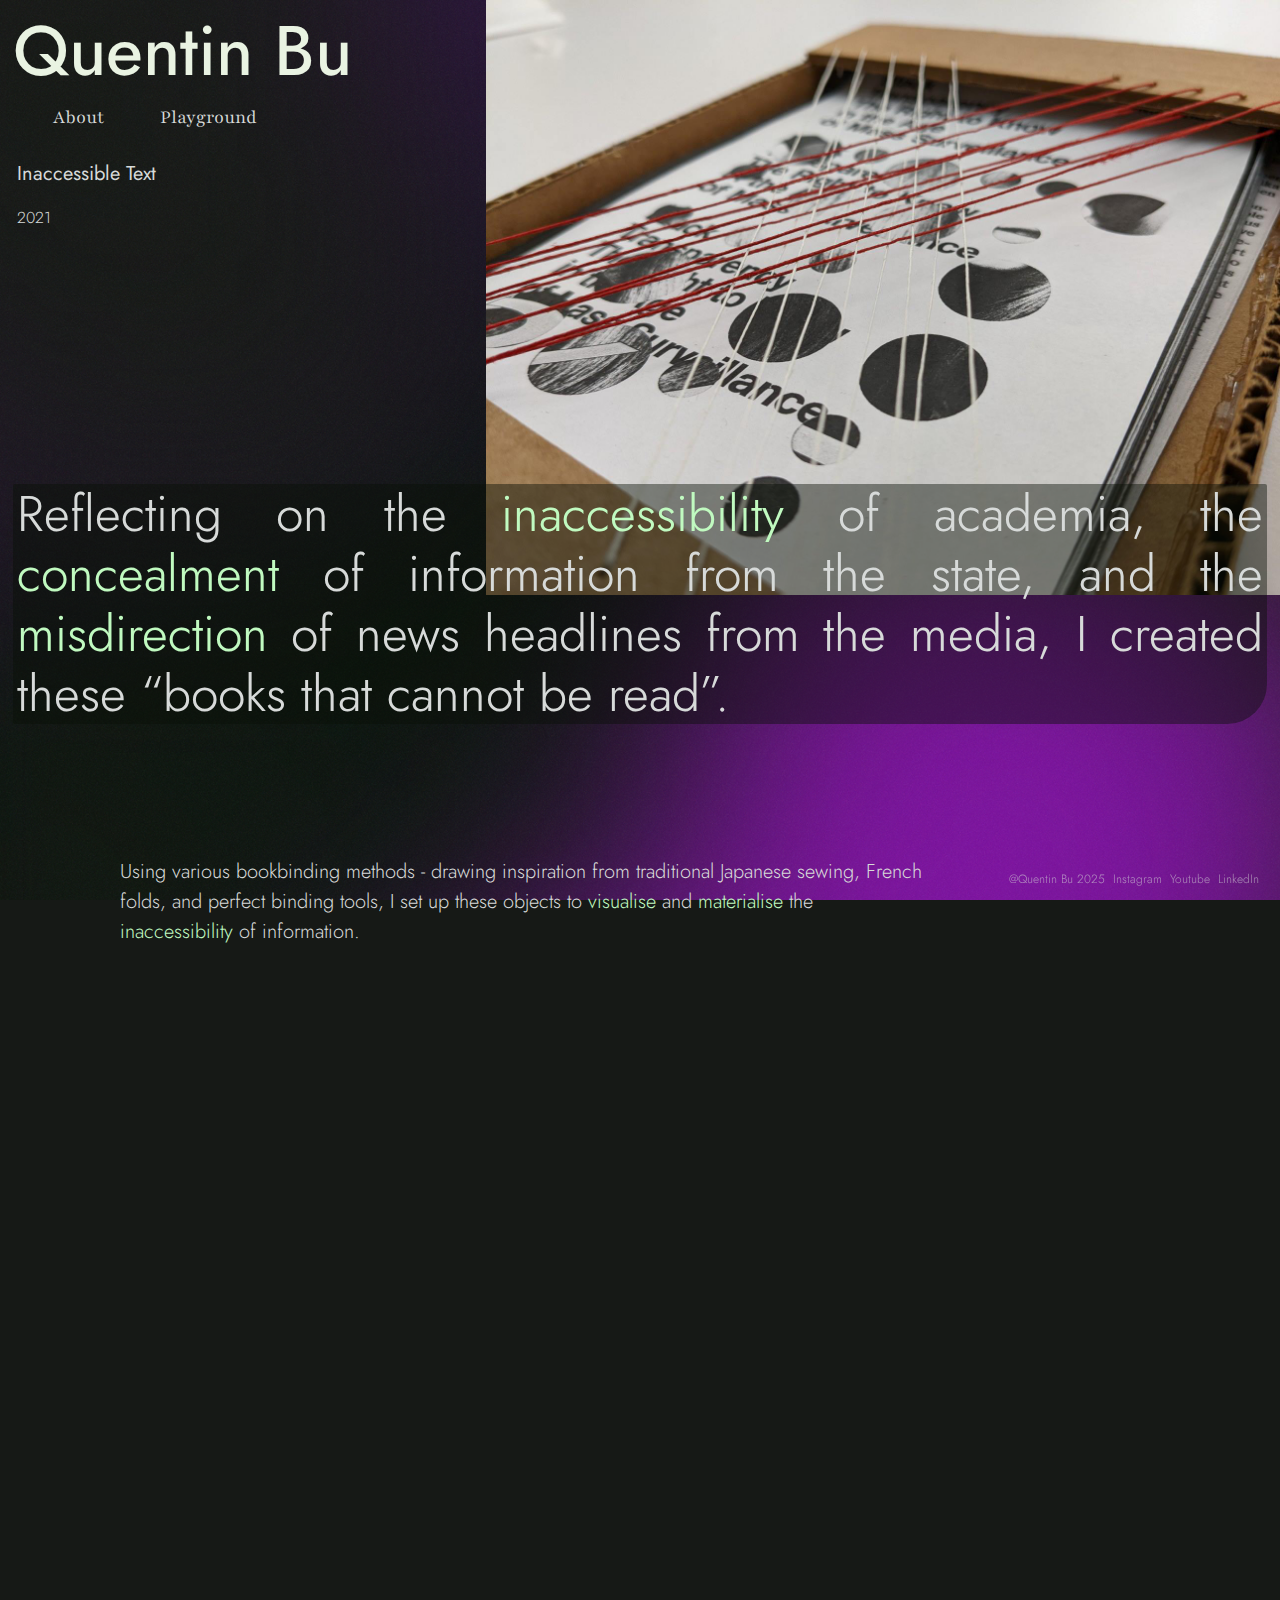
<file: docs/inaccessible_text.html>
<!DOCTYPE html>
<!--[if lt IE 7]>      <html class="no-js lt-ie9 lt-ie8 lt-ie7"> <![endif]-->
<!--[if IE 7]>         <html class="no-js lt-ie9 lt-ie8"> <![endif]-->
<!--[if IE 8]>         <html class="no-js lt-ie9"> <![endif]-->
<!--[if gt IE 8]>      <html class="no-js"> <!--<![endif]-->
<html>
    <head>
        <meta charset="utf-8">
        <meta http-equiv="X-UA-Compatible" content="IE=edge">
        <title>Inaccessible Text ~~ Quentin Bu</title>
        <link rel="icon" type="image/x-icon" href="/img/favicon.ico">
        <meta name="description" content="">
        <meta name="viewport" content="width=device-width, initial-scale=1">
        <link rel="stylesheet" href="style.css">
        <style>
        @import url('https://fonts.googleapis.com/css2?family=Jost:ital,wght@0,100..900;1,100..900&family=Playfair:ital,opsz,wght@0,5..1200,300..900;1,5..1200,300..900&display=swap');
        </style>
    </head>
    <body>
        <!--[if lt IE 7]>
            <p class="browsehappy">You are using an <strong>outdated</strong> browser. Please <a href="#">upgrade your browser</a> to improve your experience.</p>
        <![endif]-->
        
        <!-- <script src="" async defer></script> -->

        <div>
            <h1><a href="/">Quentin Bu</a></h1>
            <div class="headerContainer">
                <h2><a href="about.html">About</a></h2>
                <h2><a href="playground.html">Playground</a></h2>            
            </div>
        </div>

        <div>
            <h4>Inaccessible Text</h4>
            <h5>2021</h5>
        </div>

        <span class="topImageSpan"><img src="img/Surface/transparency2.jpg" class="topImage" alt="life top image"></span>

        <div class="topParagraph">
            <p class="topParagraphText">Reflecting on the <mark>inaccessibility</mark> of academia, the <mark>concealment</mark> of information from the state, and the <mark>misdirection</mark> of news headlines from the media, I created these “books that cannot be read”.</p>
        </div>

        <div class="paragraphs">
            <div>
                <p> Using various bookbinding methods - drawing inspiration from traditional Japanese sewing, French folds, and perfect binding tools, I set up these objects to <mark>visualise</mark> and <mark>materialise</mark> the <mark>inaccessibility</mark> of information.</p>
               
            </div>
            <div class="spacer30"></div> 
        </div>
        
        <div class="imageLibraryContainer">
            <div class="column">
                <img src="img/Surface/Surface1.jpg">
                <img src="img/Surface/Trash1.jpg">
                <img src="img/Surface/NYT1.jpg">

            </div>
            <div class="column">
                <img src="img/Surface/transparency1.jpg">
                <img src="img/Surface/NYT2.jpg">

            </div>
            <div class="column">
                <img src="img/Surface/Trash2.jpg">                
                <img src="img/Surface/bind2.jpg">
                <img src="img/Surface/bind1.jpg">
            </div>
        </div>

        <footer>
            <h6><a href="index.html">@Quentin Bu 2025</a></h6>
            <h6><a href="https://www.instagram.com/quentinbuxqtgg/" target="_blank">Instagram</a></h6>
            <h6><a href="https://www.youtube.com/@quentinxenonbu" target="_blank">Youtube</a></h6>
            <h6><a href="https://www.linkedin.com/in/xingyu-quentin-bu/" target="_blank">LinkedIn</a></h6> 
        </footer>    
        <script src="scrollReveal.js"></script>
    </body>
</html>
</file>
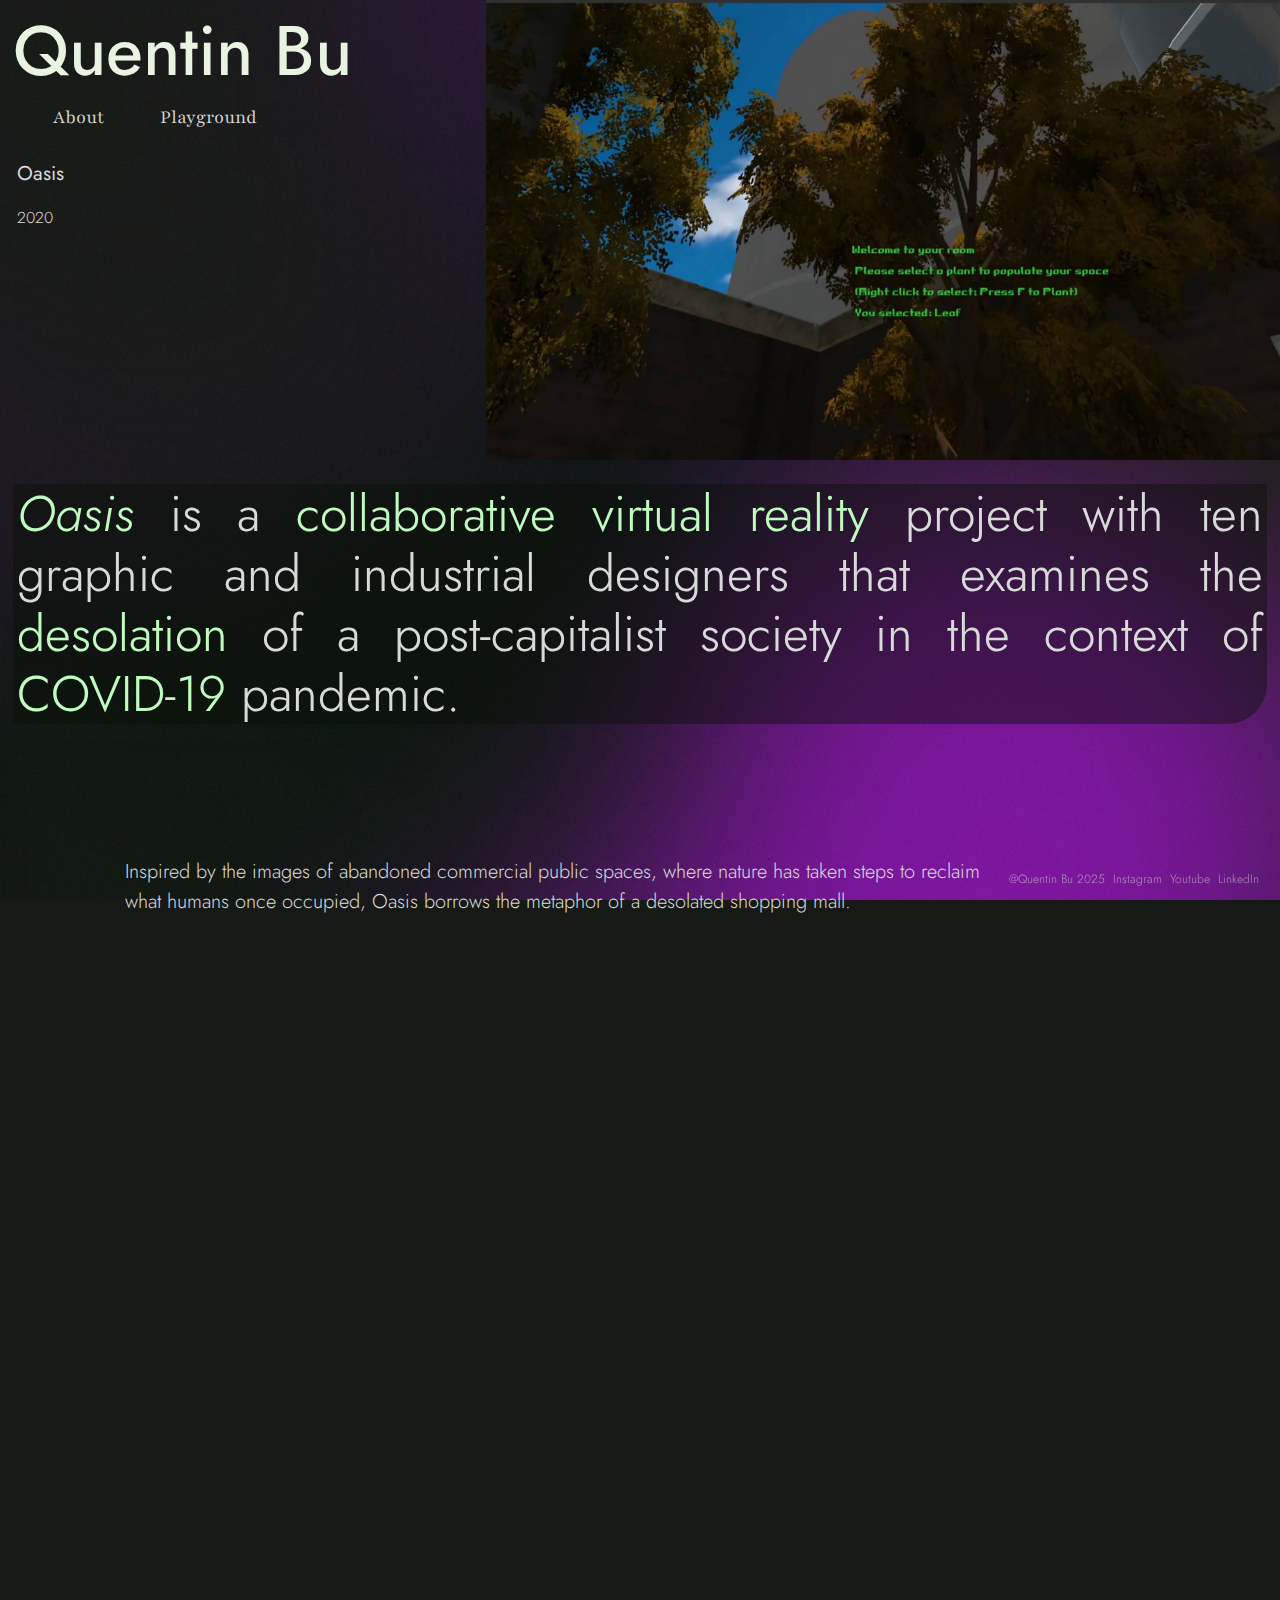
<file: docs/Oasis.html>
<!DOCTYPE html>
<!--[if lt IE 7]>      <html class="no-js lt-ie9 lt-ie8 lt-ie7"> <![endif]-->
<!--[if IE 7]>         <html class="no-js lt-ie9 lt-ie8"> <![endif]-->
<!--[if IE 8]>         <html class="no-js lt-ie9"> <![endif]-->
<!--[if gt IE 8]>      <html class="no-js"> <!--<![endif]-->
<html>
    <head>
        <meta charset="utf-8">
        <meta http-equiv="X-UA-Compatible" content="IE=edge">
        <title>Oasis ~~ Quentin Bu</title>
        <link rel="icon" type="image/x-icon" href="/img/favicon.ico">
        <meta name="description" content="">
        <meta name="viewport" content="width=device-width, initial-scale=1">
        <link rel="stylesheet" href="style.css">
        <style>
        @import url('https://fonts.googleapis.com/css2?family=Jost:ital,wght@0,100..900;1,100..900&family=Playfair:ital,opsz,wght@0,5..1200,300..900;1,5..1200,300..900&display=swap');
        </style>
    </head>
    <body>
        <!--[if lt IE 7]>
            <p class="browsehappy">You are using an <strong>outdated</strong> browser. Please <a href="#">upgrade your browser</a> to improve your experience.</p>
        <![endif]-->
        
        <script src="" async defer></script>

        <div>
            <h1><a href="/">Quentin Bu</a></h1>
            <div class="headerContainer">
                <h2><a href="about.html">About</a></h2>
                <h2><a href="playground.html">Playground</a></h2>            
            </div>
        </div>

        <div>
            <h4>Oasis</h4>
            <h5>2020</h5>
        </div>

        <span class="topImageSpan"><img src="img/Oasis/oasis2.jpg" class="topImage" alt="oasis top image"></span>

        <div class="topParagraph">
            <p class="topParagraphText"><mark class = "italics">Oasis</mark> is a <mark>collaborative virtual reality</mark> project with ten graphic and industrial designers that examines the <mark>desolation</mark> of a post-capitalist society in the context of <mark>COVID-19</mark> pandemic.</p>
        </div>

        <div class="paragraphs">
            <div>
                <p>Inspired by the images of abandoned commercial public spaces, where nature has taken steps to reclaim what humans once occupied, Oasis borrows the metaphor of a desolated shopping mall.</p>
                <p>Ten rooms of the virtual mall are reimagined in hopes to engage participants to meditate and introspect. The <mark>interactive</mark> experience explores concepts such as teleportation, perspective shifts, conditional design, and escapism. The project is built <mark>remotely</mark> with <mark>Unity</mark>, during the COVID-19 lockdown, realising what virtual design collaboration would look like in this setting.</p>
                <p><mark class = "italics">Regeneration</mark> is a room in the <mark class = "italics">Oasis</mark> mall that explores the participatory process of dynamically reclaiming space through creativity and reflection.</p>
                <p>Collaborators: Bansri Thakkar, Michael Maclean, Alexander Twaddle, Jenii Cyrus, Grace Spee, Abinash Mallick, Rohan Panchal, Arda Erdeniz, Alex Domasik</p>

                
                <p class = "moreInfo"><a href="https://vgagallery.org/oasis" target="_blank">VGA Gallery</a></p>
                <p class = "moreInfo"><a href="https://cgscholar.com/publishers/articles/oasis" target="_blank">Publication</a></p>
            </div>
            <div class="spacer30"></div> 
        </div>

        <div class="imageLibraryContainer">
            <div class="column">
                <img src="img/Oasis/oasis5.jpg">
                <img src="img/Oasis/oasis1.jpg">
                <img src="img/Oasis/oasis2.jpg">

            </div>
            <div class="column">
                <img src="img/Oasis/oasis4.jpg">
                <img src="img/Oasis/oasis3.jpg">
                <img src="img/Oasis/oasisBT.jpg">
                <img src="img/Oasis/oasisJC.jpg">
            </div>
            <div class="column">
                <img src="img/Oasis/oasisgroup.jpg">
                <img src="img/Oasis/oasisAM.jpg">
                <img src="img/Oasis/oasisAE.jpg">
                <img src="img/Oasis/oasisGS.jpg">                
            </div>
        </div>

        <footer>
            <h6><a href="index.html">@Quentin Bu 2025</a></h6>
            <h6><a href="https://www.instagram.com/quentinbuxqtgg/" target="_blank">Instagram</a></h6>
            <h6><a href="https://www.youtube.com/@quentinxenonbu" target="_blank">Youtube</a></h6>
            <h6><a href="https://www.linkedin.com/in/xingyu-quentin-bu/" target="_blank">LinkedIn</a></h6> 
        </footer>    
        <script src="scrollReveal.js"></script>

    </body>
</html>
</file>
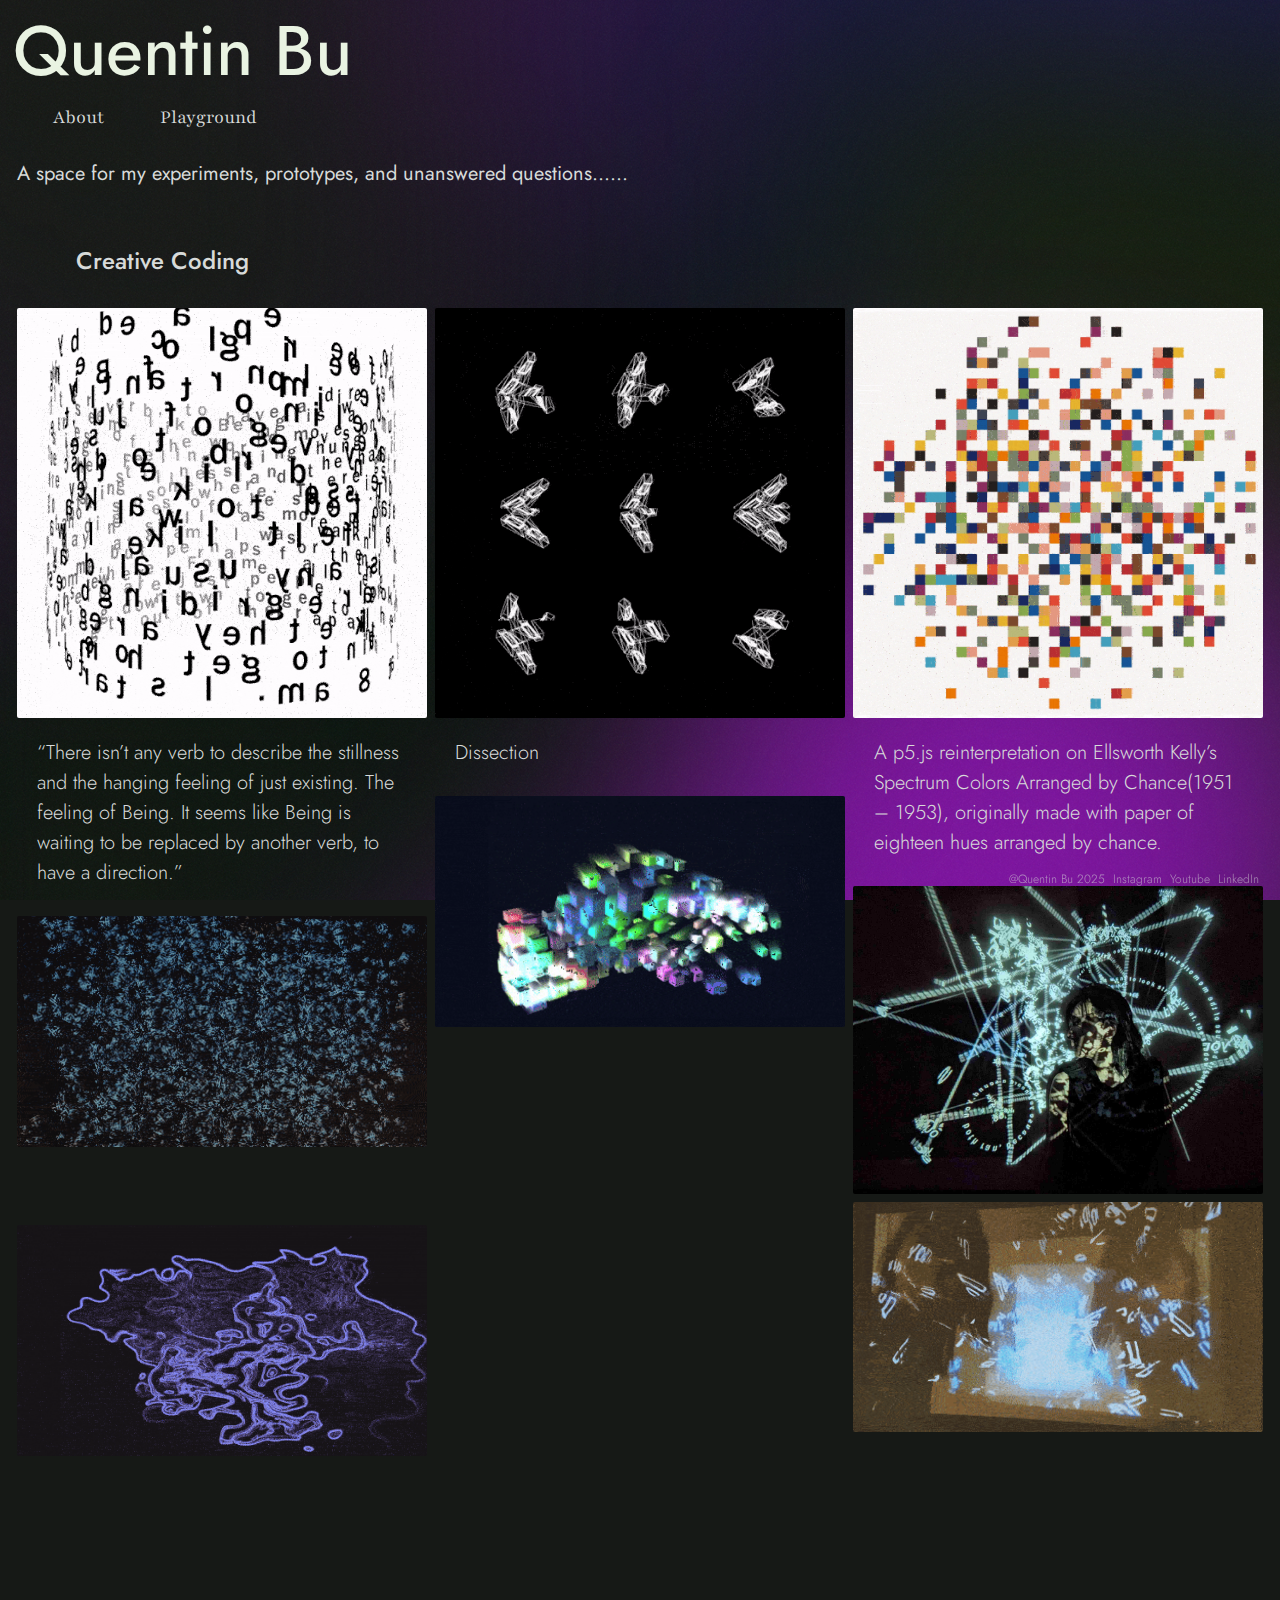
<file: docs/playground.html>
<!DOCTYPE html>
<!--[if lt IE 7]>      <html class="no-js lt-ie9 lt-ie8 lt-ie7"> <![endif]-->
<!--[if IE 7]>         <html class="no-js lt-ie9 lt-ie8"> <![endif]-->
<!--[if IE 8]>         <html class="no-js lt-ie9"> <![endif]-->
<!--[if gt IE 8]>      <html class="no-js"> <!--<![endif]-->
<html>
    <head>
        <meta charset="utf-8">
        <meta http-equiv="X-UA-Compatible" content="IE=edge">
        <title>Playground ~~ Quentin Bu</title>
        <link rel="icon" type="image/x-icon" href="/img/favicon.ico">
        <meta name="description" content="">
        <meta name="viewport" content="width=device-width, initial-scale=1">
        <link rel="stylesheet" href="style.css">
        <style>
        @import url('https://fonts.googleapis.com/css2?family=Jost:ital,wght@0,100..900;1,100..900&family=Playfair:ital,opsz,wght@0,5..1200,300..900;1,5..1200,300..900&display=swap');
        </style>
    </head>
    <body>
        <!--[if lt IE 7]>
            <p class="browsehappy">You are using an <strong>outdated</strong> browser. Please <a href="#">upgrade your browser</a> to improve your experience.</p>
        <![endif]-->
        
        <script src="" async defer></script>
        <div>
            <h1><a href="/">Quentin Bu</a></h1>
            <div class="headerContainer">
                <h2><a href="about.html">About</a></h2>
                <h2><a href="playground.html">Playground</a></h2>            
            </div>
        </div>

        <div>
            <h4>A space for my experiments, prototypes, and unanswered questions……</h4>
        </div>



        <p class="playTitles">Creative Coding</p>
        <div class="imageLibraryContainer">       
            <div class="column">
                <img src="img/Playground/LetterCloud.gif">
                <p>“There isn’t any verb to describe the stillness and the hanging feeling of just existing. The feeling of Being. It seems like Being is waiting to be replaced by another verb, to have a direction.”</p>
                <img src="img/Playground/Dust.gif">                
                <p>Disrupt</p>   
                <img src="img/Playground/plantBreaths.gif"> 

            </div>
            <div class="column">
                <img src="img/Playground/GridLetters.gif">   
                <p>Dissection</p>
                <img src="img/Playground/CubeParticles.gif">
                <iframe src="https://www.youtube.com/embed/bq2fJEEpNRw?si=_KI6WZZ9V7nTbQNC" frameborder="0" allowfullscreen></iframe>
                <p>visualizing the “pulse” of a plant</p>

            </div>    
            <div class="column">
                <img src="img/Playground/EKSpecturm.gif">
                <p>A p5.js reinterpretation on Ellsworth Kelly’s Spectrum Colors Arranged by Chance(1951 – 1953), originally made with paper of eighteen hues arranged by chance.</p>                
                <img src="img/Playground/ProjectionSelf.jpg">            
                <img src="img/Playground/Play.gif">              
            </div>
        </div> 

        <p class="playTitles">Microcontroller Projects</p>
        <div class="imageLibraryContainer">
            <div class="column">
                <iframe src="https://www.youtube.com/embed/NC6t3-k0ig0?si=ITtyE6dRk4VkkfCQ" frameborder="0" allowfullscreen></iframe>
                <p>Piano Keyboard🎹 Typing</p>
                <iframe src="https://www.youtube.com/embed/Qxx_VfSMAbQ?si=AG3x1Sw2W6XYwqh7" loading="lazy" frameborder="0" allowfullscreen></iframe>
                <p>Ambient light sensing typewriter or musical instrument</p>                            
                <iframe src="https://www.youtube.com/embed/uEUF9uwb-Qo?si=ssm_SMHXZnRfd0gm" loading="lazy" frameborder="0" allowfullscreen></iframe>
                <p>Motion-responsive LED necklace</p>   
                <iframe src="https://www.youtube.com/embed/YDmW8Pmkd-Q?si=qENAtLkxnw4po9D_" loading="lazy" frameborder="0" allowfullscreen></iframe>
                <p>Gait Analysis using Force Sensitive Resistors</p> 
         
            </div>
            <div class="column">
                <iframe src="https://www.youtube.com/embed/q1Ic00eX1VM?si=wCutaJFnXtKWdg8w" frameborder="0" allowfullscreen></iframe>
                <p>8-key typewriter based on New York Point</p>
                <iframe src="https://www.youtube.com/embed/7VcjcFQAtLg?si=SIRvtnGrp0OUramc" loading="lazy" frameborder="0" allowfullscreen></iframe>
                <p>Rotary Typewriter</p> 
                <iframe src="https://www.youtube.com/embed/r8ftDhHAt20?si=bSa4zCHannGVic6O" frameborder="0" allowfullscreen></iframe>
                <p>2-input tinfoil typewriter based on Morse code</p>                 
                <iframe src="https://www.youtube.com/embed/uxbFxYzeyPU?si=NvdPmneAhxVnxA3Y" loading="lazy" frameborder="0" allowfullscreen></iframe>
                <p>Light sensor tap code typewriter</p>                            
            </div>
            <div class="column">
                <iframe src="https://www.youtube.com/embed/anxoaRZztjU?si=oJhIg6yog5DTheL3" loading="lazy" frameborder="0" allowfullscreen></iframe>
                <p>Air Guitar</p>
                <iframe src="https://www.youtube.com/embed/Yy6kGWT8l_s?si=21D-kWgahBU6Uo5r" loading="lazy" frameborder="0" allowfullscreen></iframe>
                <p>Rock paper scissors machine</p>   
                <iframe src="https://www.youtube.com/embed/GoIDgPxR2cM?si=bQqyqTi0cMQlZsDa" loading="lazy" frameborder="0" allowfullscreen></iframe>
                <p>Heartbeat Lamp</p>   
                <img src="img/Playground/MaskGif.gif" loading="lazy">  
                <p>Smile or frown? A mask that detects touches at three points and displays simple emotions</p>              

            </div>            
        </div>



        <p class="playTitles">Knots</p>
        <div class="imageLibraryContainer">
            <div class="column">
                <img src="img/Playground/knots1.jpg" loading="lazy">
            </div>
            <div class="column">
                <img src="img/Playground/knots2.jpg" loading="lazy">
            </div>
            <div class="column">
                <img src="img/Playground/knots3.jpg" loading="lazy">
            </div>            
        </div>        

        <p class="playTitles">Microtransactions</p>
        <div class="imageLibraryContainer">
            <div class="column">
                <img src="img/Playground/GamePoster1.jpg" loading="lazy">
            </div>
            <div class="column">
                <img src="img/Playground/GamePoster2.jpg" loading="lazy">
            </div>
            <div class="column">
                <img src="img/Playground/GamePoster3.jpg" loading="lazy">
            </div>            
        </div>        

        <p class="playTitles">Miscellanea</p>        
        <div class="imageLibraryContainer">
            <div class="column">
                <img src="img/Playground/bubblePrint.jpg" loading="lazy">
                <img src="img/Playground/TNRedit.jpg" loading="lazy">
                <img src="img/Playground/treesKeyshot.jpg" loading="lazy">           
            </div>
            <div class="column">
                <img src="img/Playground/badAlphabet.jpg" loading="lazy">
                <img src="img/Playground/balls.jpg" loading="lazy">                
                <img src="img/Playground/ShadowCompartmentalize.jpg" loading="lazy">
            </div>
            <div class="column">    
                <img src="img/Playground/noOne.jpg">                         
                <img src="img/Playground/LightGrid.jpg" loading="lazy">
                <img src="img/Playground/Fidget.gif" loading="lazy">  
                <p>Fidget Toy</p>   
                            
            </div>
        </div>


        <footer>
            <h6><a href="index.html">@Quentin Bu 2025</a></h6>
            <h6><a href="https://www.instagram.com/quentinbuxqtgg/" target="_blank">Instagram</a></h6>
            <h6><a href="https://www.youtube.com/@quentinxenonbu" target="_blank">Youtube</a></h6>
            <h6><a href="https://www.linkedin.com/in/xingyu-quentin-bu/" target="_blank">LinkedIn</a></h6> 
        </footer>        
        <script src="scrollReveal.js"></script>
   
    </body>
</html>
</file>
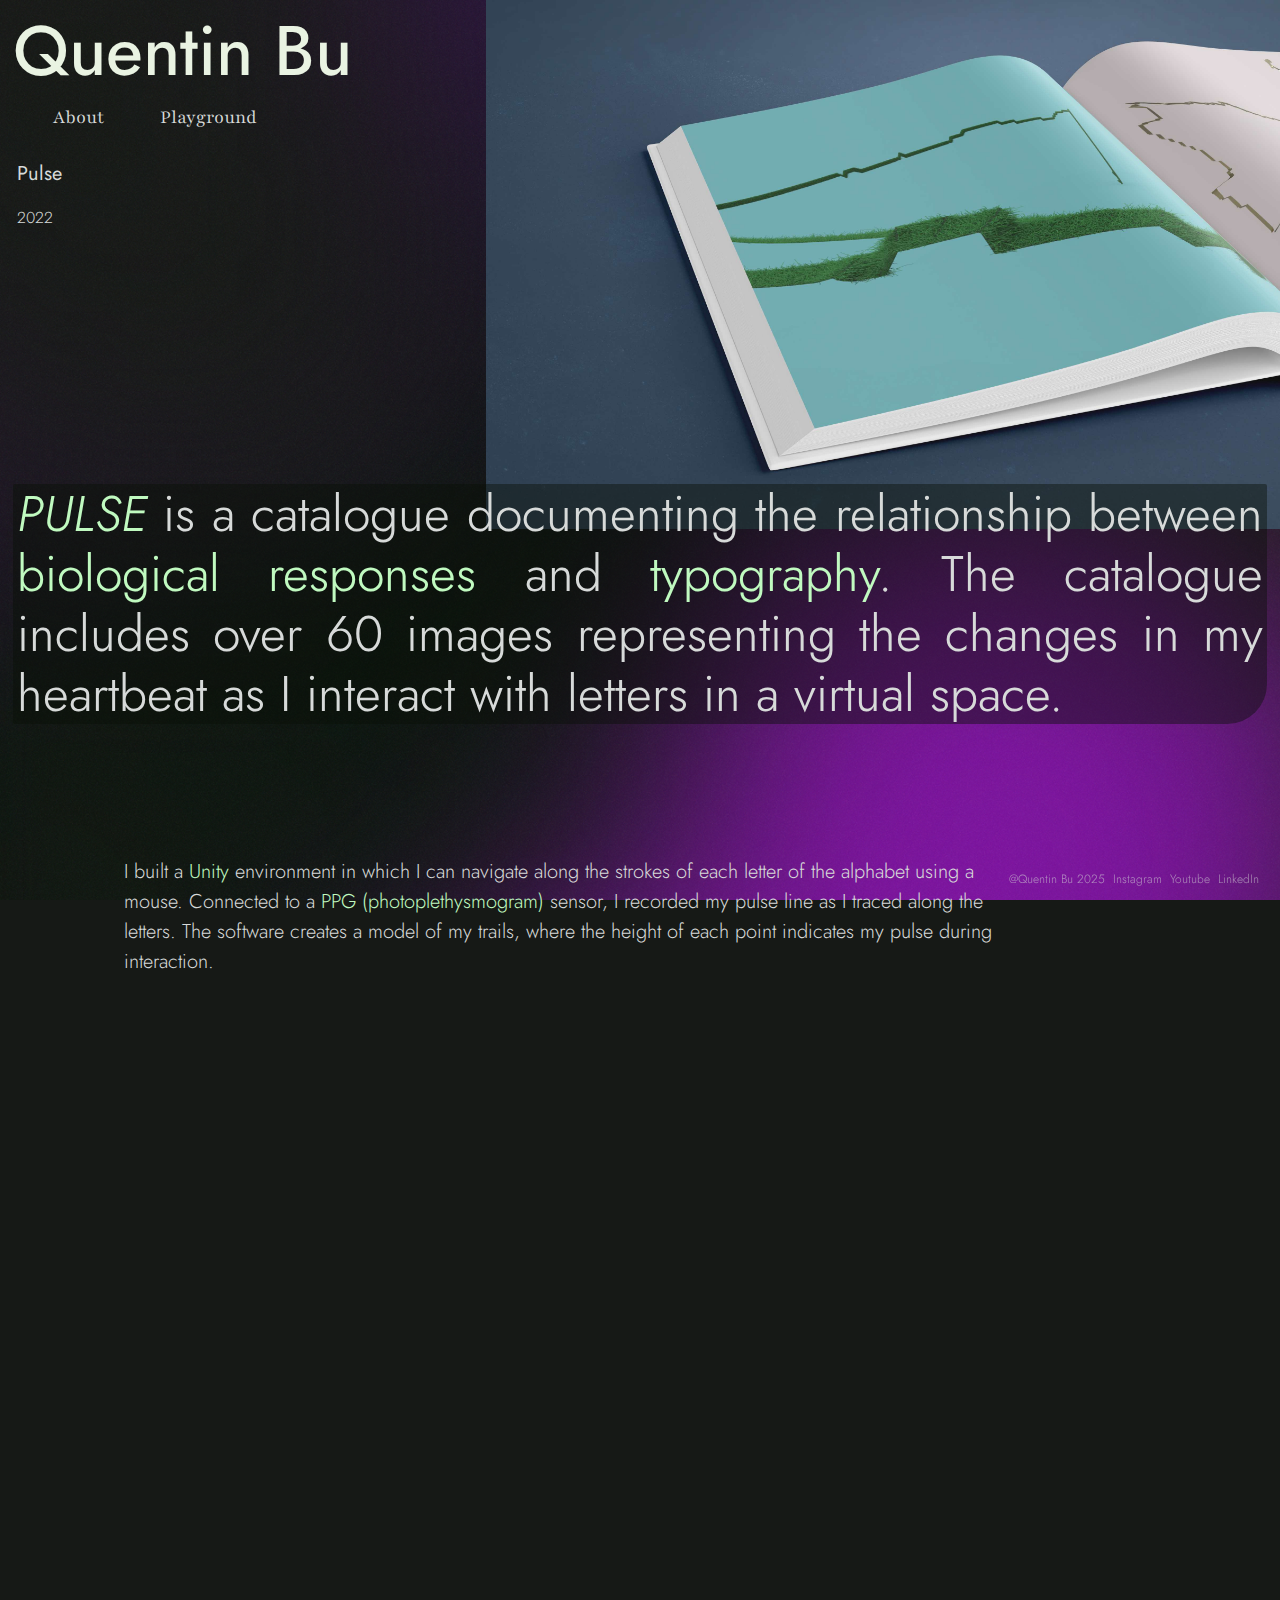
<file: docs/pulse.html>
<!DOCTYPE html>
<!--[if lt IE 7]>      <html class="no-js lt-ie9 lt-ie8 lt-ie7"> <![endif]-->
<!--[if IE 7]>         <html class="no-js lt-ie9 lt-ie8"> <![endif]-->
<!--[if IE 8]>         <html class="no-js lt-ie9"> <![endif]-->
<!--[if gt IE 8]>      <html class="no-js"> <!--<![endif]-->
<html>
    <head>
        <meta charset="utf-8">
        <meta http-equiv="X-UA-Compatible" content="IE=edge">
        <title>Pulse ~~ Quentin Bu</title>
        <link rel="icon" type="image/x-icon" href="/img/favicon.ico">
        <meta name="description" content="">
        <meta name="viewport" content="width=device-width, initial-scale=1">
        <link rel="stylesheet" href="style.css">
        <style>
        @import url('https://fonts.googleapis.com/css2?family=Jost:ital,wght@0,100..900;1,100..900&family=Playfair:ital,opsz,wght@0,5..1200,300..900;1,5..1200,300..900&display=swap');
        </style>
    </head>
    <body>
        <!--[if lt IE 7]>
            <p class="browsehappy">You are using an <strong>outdated</strong> browser. Please <a href="#">upgrade your browser</a> to improve your experience.</p>
        <![endif]-->
        
        <!-- <script src="" async defer></script> -->

        <div>
            <h1><a href="/">Quentin Bu</a></h1>
            <div class="headerContainer">
                <h2><a href="about.html">About</a></h2>
                <h2><a href="playground.html">Playground</a></h2>            
            </div>
        </div>

        <div>
            <h4>Pulse</h4>
            <h5>2022</h5>
        </div>
        
        <span class="topImageSpan"><img src="img/Pulse/Pulse_Book_Mockup2misc.jpg" class="topImage" alt="pulse top image"></span>

        <div class="topParagraph">
            <p class="topParagraphText"><mark class = "italics">PULSE</mark> is a catalogue documenting the relationship between <mark>biological responses</mark> and <mark>typography</mark>. The catalogue includes over 60 images representing the changes in my heartbeat as I interact with letters in a virtual space.</p>
        </div>

        <div class="paragraphs">
            <div>
                <p>I built a <mark>Unity</mark> environment in which I can navigate along the strokes of each letter of the alphabet using a mouse. Connected to a <mark>PPG (photoplethysmogram)</mark> sensor, I recorded my pulse line as I traced along the letters. The software creates a model of my trails, where the height of each point indicates my pulse during interaction. </p>
                <p>The 3D models of each letter were exported, edited, and rendered, constituting a “typeface”. The compositions included in the catalogue using the typeface, perhaps, add a glimpse into how we interact with typography in a virtual space.</p>
                <p class = "moreInfo"><a href="https://youtube.com/playlist?list=PLxfBom0kNjbOFwWUhK73nEKScTDdGkKSM&si=pRHayk94vWn6yqU7" target="_blank">More</a></p>
            </div>
            <div class="spacer30"></div> 
        </div>

        <div class="imageLibraryContainer">
            <div class="column">
                <img src="img/Pulse/Pulse_insideInterface.jpg">
                <img src="img/Pulse/Pulse_Book_MockupMisc2.jpg">
                <img src="img/Pulse/Capture3.jpg">
                <img src="img/Pulse/Pulse_Book_Mockup_A.jpg">
            </div>
            <div class="column">
                <img src="img/Pulse/Pulse_Book_Mockupmisc3.jpg">
                <img src="img/Pulse/Capture.jpg">
                <img src="img/Pulse/Pulse_Book_MockupMisc.jpg">
                <img src="img/Pulse/Pulse_Book_Mockupcomb.jpg">
            </div>
            <div class="column">
                <img src="img/Pulse/Pulse_Book_Mockup2misc2.jpg">
                <img src="img/Pulse/Pulse_Book_Cover2.jpg">
                <img src="img/Pulse/Pulse_Book_Mockup_E.jpg">
                <img src="img/Pulse/Capture2.jpg">                
            </div>
        </div>

        <footer>
            <h6><a href="index.html">@Quentin Bu 2025</a></h6>
            <h6><a href="https://www.instagram.com/quentinbuxqtgg/" target="_blank">Instagram</a></h6>
            <h6><a href="https://www.youtube.com/@quentinxenonbu" target="_blank">Youtube</a></h6>
            <h6><a href="https://www.linkedin.com/in/xingyu-quentin-bu/" target="_blank">LinkedIn</a></h6> 
        </footer>   
        
        
        <script src="scrollReveal.js"></script>
    </body>
</html>
</file>
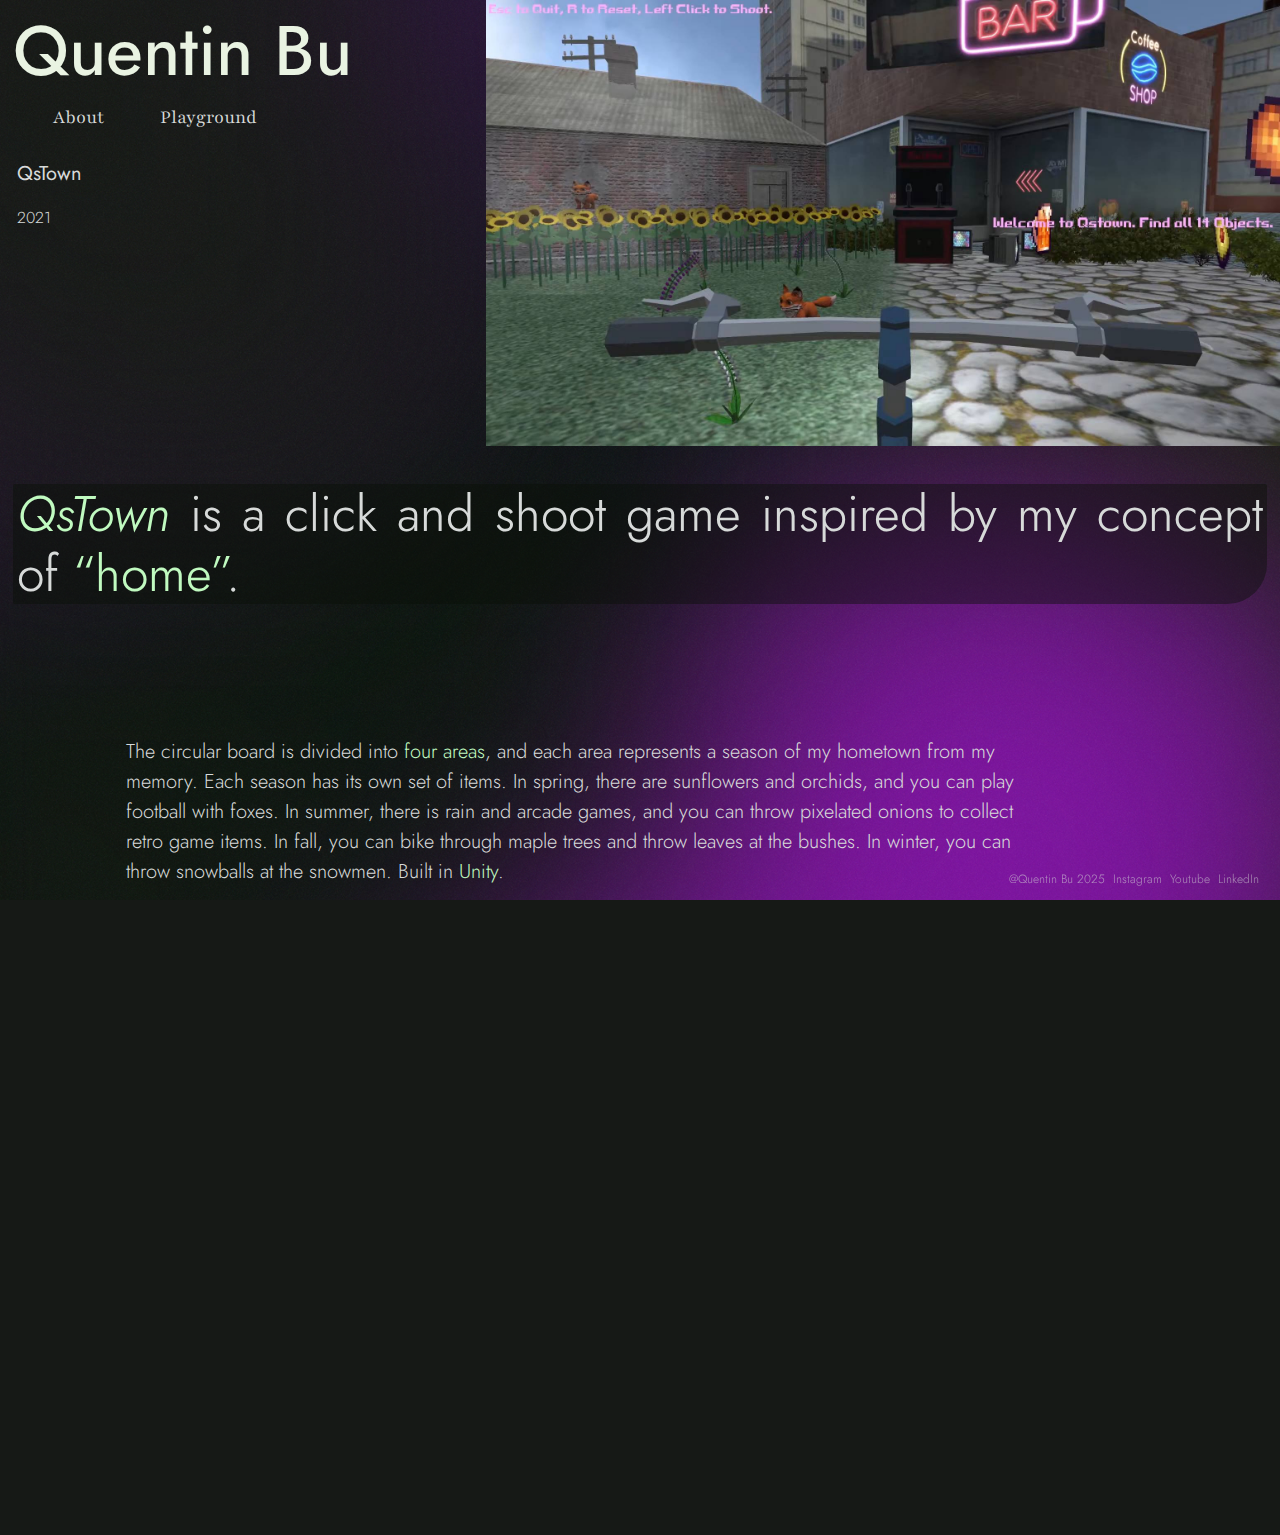
<file: docs/QsTown.html>
<!DOCTYPE html>
<!--[if lt IE 7]>      <html class="no-js lt-ie9 lt-ie8 lt-ie7"> <![endif]-->
<!--[if IE 7]>         <html class="no-js lt-ie9 lt-ie8"> <![endif]-->
<!--[if IE 8]>         <html class="no-js lt-ie9"> <![endif]-->
<!--[if gt IE 8]>      <html class="no-js"> <!--<![endif]-->
<html>
    <head>
        <meta charset="utf-8">
        <meta http-equiv="X-UA-Compatible" content="IE=edge">
        <title>QsTown ~~ Quentin Bu</title>
        <link rel="icon" type="image/x-icon" href="/img/favicon.ico">
        <meta name="description" content="">
        <meta name="viewport" content="width=device-width, initial-scale=1">
        <link rel="stylesheet" href="style.css">
        <style>
        @import url('https://fonts.googleapis.com/css2?family=Jost:ital,wght@0,100..900;1,100..900&family=Playfair:ital,opsz,wght@0,5..1200,300..900;1,5..1200,300..900&display=swap');
        </style>
    </head>
    <body>
        <!--[if lt IE 7]>
            <p class="browsehappy">You are using an <strong>outdated</strong> browser. Please <a href="#">upgrade your browser</a> to improve your experience.</p>
        <![endif]-->
        
        <script src="" async defer></script>

        <div>
            <h1><a href="/">Quentin Bu</a></h1>
            <div class="headerContainer">
                <h2><a href="about.html">About</a></h2>
                <h2><a href="playground.html">Playground</a></h2>            
            </div>
        </div>

        <div>
            <h4>QsTown</h4>
            <h5>2021</h5>
        </div>

        <span class="topImageSpan"><img src="img/Qstown/QsTown1.jpg" class="topImage" alt="qstown top image"></span>


        <div class="topParagraph">
            <p class="topParagraphText"><mark class = "italics">QsTown</mark> is a click and shoot game inspired by my concept of <mark>“home”</mark>.</p>
        </div>

        <div class="paragraphs">
            <div>
                <p> The circular board is divided into <mark>four areas</mark>, and each area represents a season of my hometown from my memory. Each season has its own set of items. In spring, there are sunflowers and orchids, and you can play football with foxes. In summer, there is rain and arcade games, and you can throw pixelated onions to collect retro game items. In fall, you can bike through maple trees and throw leaves at the bushes. In winter, you can throw snowballs at the snowmen. Built in <mark>Unity</mark>.</p>
                <p class = "moreInfo"><a href="https://youtu.be/O1qe6Gatn4A" target="_blank">More</a></p>

            </div>
            <div class="spacer30"></div> 
        </div>
        <div class="imageLibraryContainer">
            <div class="column">
                <img src="img/Qstown/QsTown2.jpg">
                <img src="img/Qstown/QsTown5.jpg">

            </div>
            <div class="column">
                <img src="img/Qstown/QsTown3.jpg">
                <img src="img/Qstown/QsTown1.jpg">

            </div>
            <div class="column">
                <img src="img/Qstown/QsTown4.jpg">

            </div>
        </div>

        <footer>
            <h6><a href="index.html">@Quentin Bu 2025</a></h6>
            <h6><a href="https://www.instagram.com/quentinbuxqtgg/" target="_blank">Instagram</a></h6>
            <h6><a href="https://www.youtube.com/@quentinxenonbu" target="_blank">Youtube</a></h6>
            <h6><a href="https://www.linkedin.com/in/xingyu-quentin-bu/" target="_blank">LinkedIn</a></h6> 
        </footer>    
        <script src="scrollReveal.js"></script>

    </body>
</html>
</file>
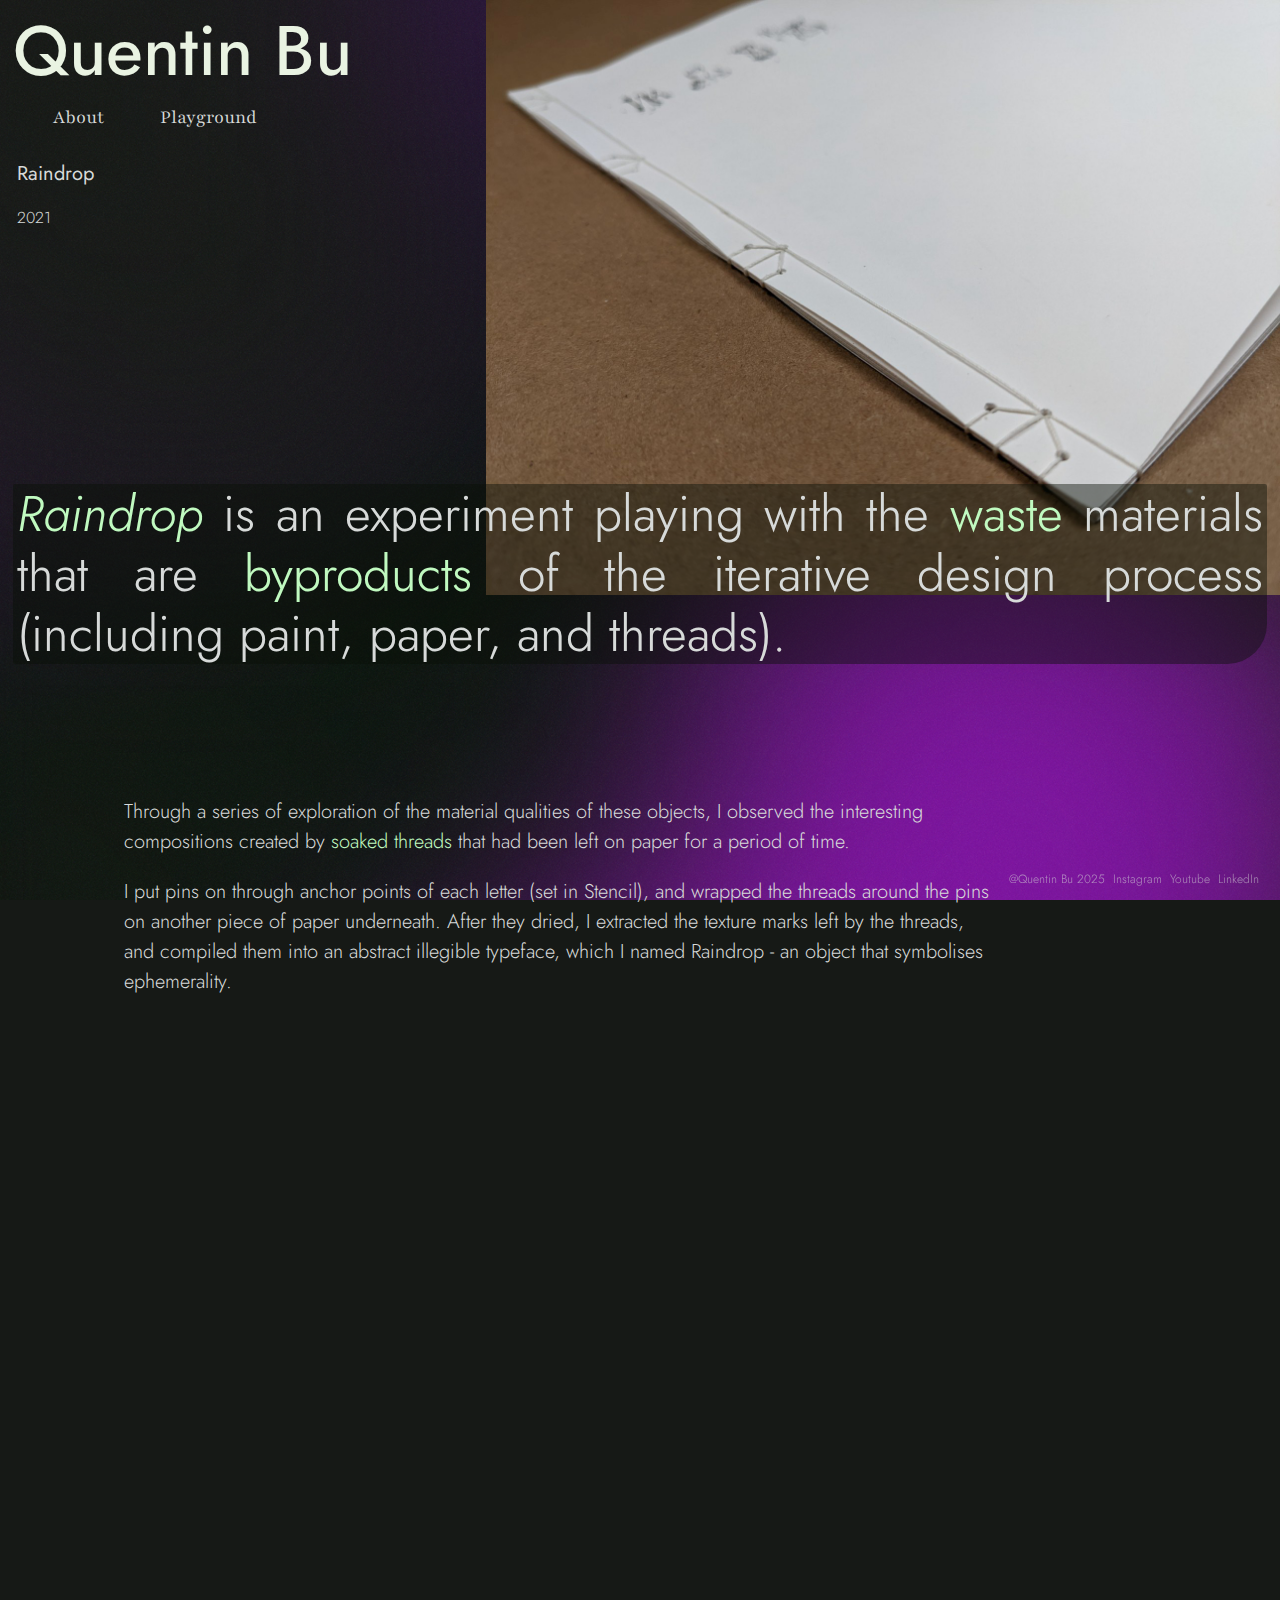
<file: docs/raindrop.html>
<!DOCTYPE html>
<!--[if lt IE 7]>      <html class="no-js lt-ie9 lt-ie8 lt-ie7"> <![endif]-->
<!--[if IE 7]>         <html class="no-js lt-ie9 lt-ie8"> <![endif]-->
<!--[if IE 8]>         <html class="no-js lt-ie9"> <![endif]-->
<!--[if gt IE 8]>      <html class="no-js"> <!--<![endif]-->
<html>
    <head>
        <meta charset="utf-8">
        <meta http-equiv="X-UA-Compatible" content="IE=edge">
        <title>Raindrop ~~ Quentin Bu</title>
        <link rel="icon" type="image/x-icon" href="/img/favicon.ico">
        <meta name="description" content="">
        <meta name="viewport" content="width=device-width, initial-scale=1">
        <link rel="stylesheet" href="style.css">
        <style>
        @import url('https://fonts.googleapis.com/css2?family=Jost:ital,wght@0,100..900;1,100..900&family=Playfair:ital,opsz,wght@0,5..1200,300..900;1,5..1200,300..900&display=swap');
        </style>
    </head>
    <body>
        <!--[if lt IE 7]>
            <p class="browsehappy">You are using an <strong>outdated</strong> browser. Please <a href="#">upgrade your browser</a> to improve your experience.</p>
        <![endif]-->
        
        <script src="" async defer></script>

        <div>
            <h1><a href="/">Quentin Bu</a></h1>
            <div class="headerContainer">
                <h2><a href="about.html">About</a></h2>
                <h2><a href="playground.html">Playground</a></h2>            
            </div>
        </div>

        <div>
            <h4>Raindrop</h4>
            <h5>2021</h5>
        </div>

        <span class="topImageSpan"><img src="img/Raindrop/RainMain.jpg" class="topImage" alt="rain top image"></span>

        <div class="topParagraph">
            <p class="topParagraphText"><mark class = "italics">Raindrop</mark> is an experiment playing with the <mark>waste</mark> materials that are <mark>byproducts</mark> of the iterative design process (including paint, paper, and threads).</p>
        </div>

        <div class="paragraphs">
            <div>
                <p> Through a series of exploration of the material qualities of these objects, I observed the interesting compositions created by <mark>soaked threads</mark> that had been left on paper for a period of time.</p>
                <p>I put pins on through anchor points of each letter (set in Stencil), and wrapped the threads around the pins on another piece of paper underneath. After they dried, I extracted the texture marks left by the threads, and compiled them into an abstract illegible typeface, which I named Raindrop - an object that symbolises ephemerality.</p>

            </div>
            <div class="spacer30"></div> 
        </div>

        <div class="imageLibraryContainer">
            <div class="column">
                <img src="img/Raindrop/Rain1.jpg">
                <img src="img/Raindrop/Rain4.jpg">
                <img src="img/Raindrop/RainBook1.jpg">
            </div>
            <div class="column">
                <img src="img/Raindrop/Rain2.jpg">
                <img src="img/Raindrop/Rain5.jpg">
                <img src="img/Raindrop/RainBook2.jpg">
            </div>
            <div class="column">
                <img src="img/Raindrop/Rain3.jpg">
                <img src="img/Raindrop/RainBook3.jpg">
                <img src="img/Raindrop/RainBook4.jpg">                
            </div>
        </div>

        <footer>
            <h6><a href="index.html">@Quentin Bu 2025</a></h6>
            <h6><a href="https://www.instagram.com/quentinbuxqtgg/" target="_blank">Instagram</a></h6>
            <h6><a href="https://www.youtube.com/@quentinxenonbu" target="_blank">Youtube</a></h6>
            <h6><a href="https://www.linkedin.com/in/xingyu-quentin-bu/" target="_blank">LinkedIn</a></h6> 
        </footer>    
        <script src="scrollReveal.js"></script>

    </body>
</html>
</file>
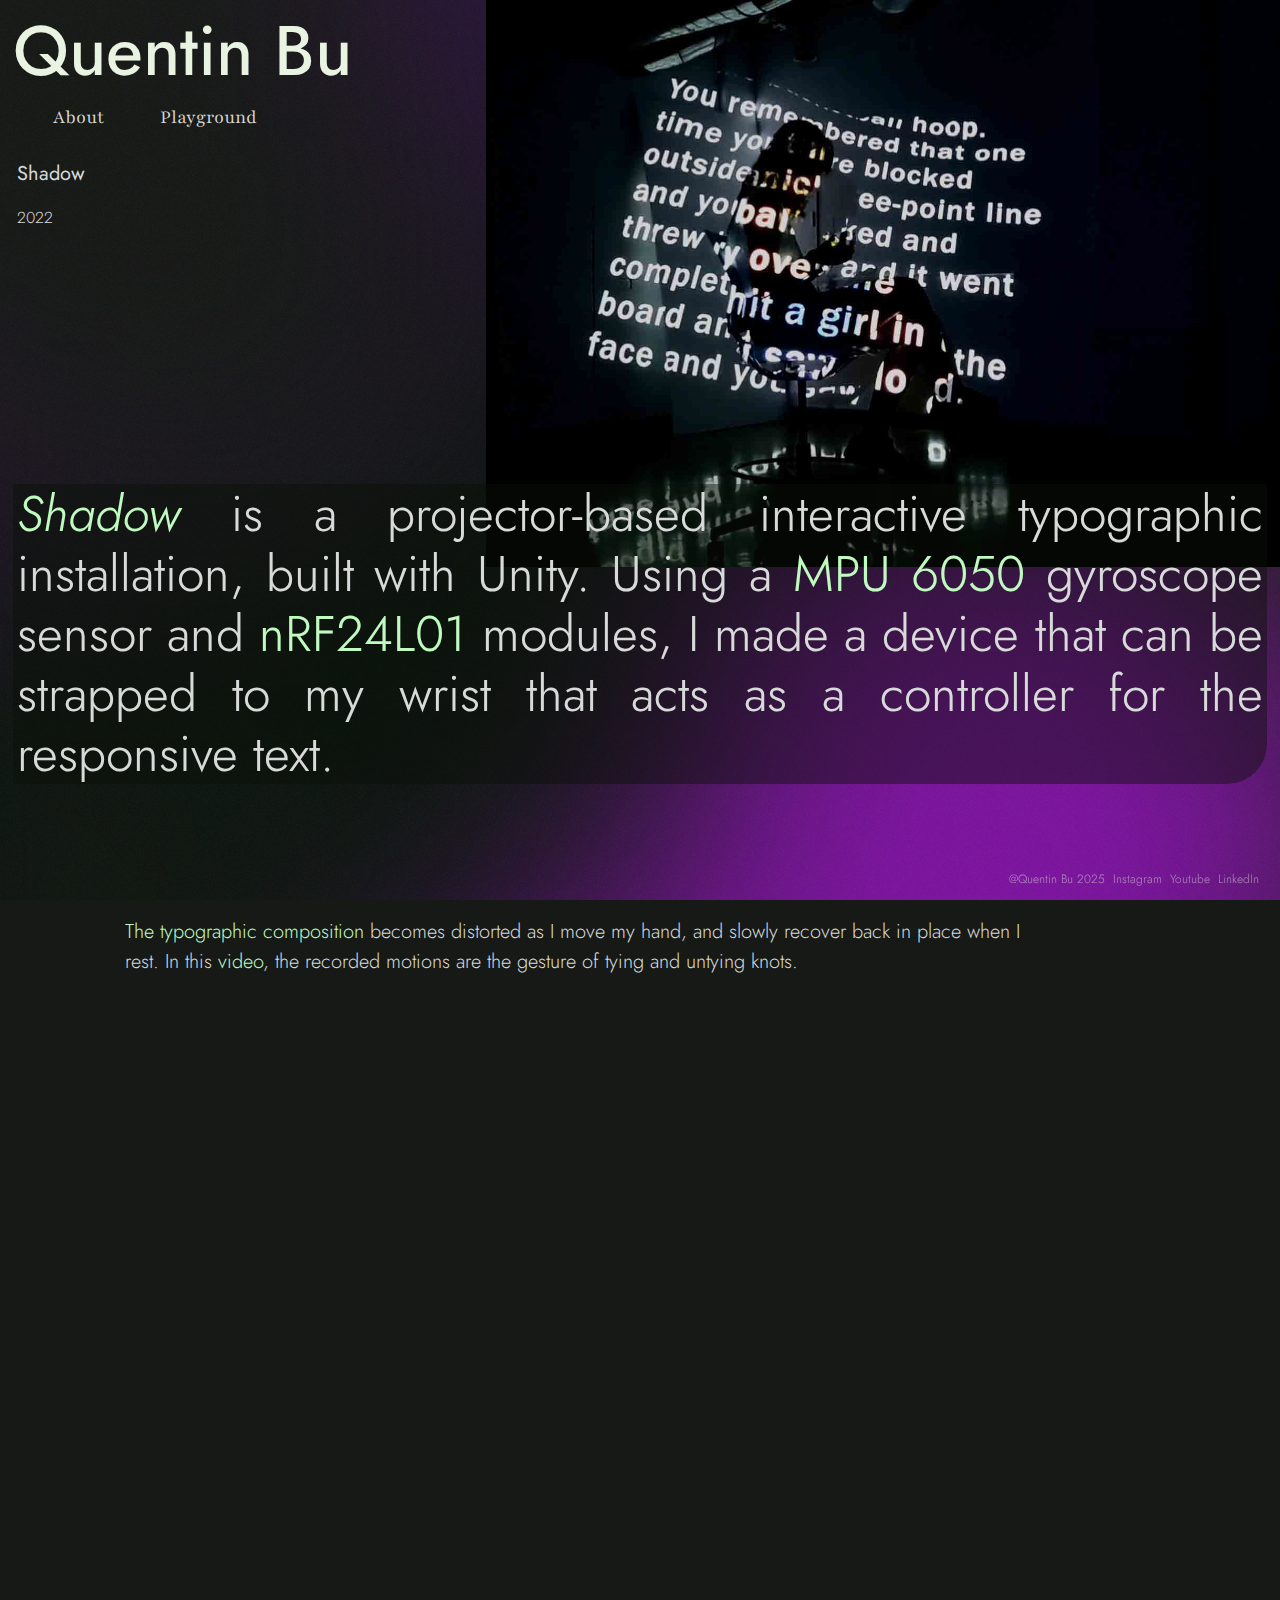
<file: docs/shadow.html>
<!DOCTYPE html>
<!--[if lt IE 7]>      <html class="no-js lt-ie9 lt-ie8 lt-ie7"> <![endif]-->
<!--[if IE 7]>         <html class="no-js lt-ie9 lt-ie8"> <![endif]-->
<!--[if IE 8]>         <html class="no-js lt-ie9"> <![endif]-->
<!--[if gt IE 8]>      <html class="no-js"> <!--<![endif]-->
<html>
    <head>
        <meta charset="utf-8">
        <meta http-equiv="X-UA-Compatible" content="IE=edge">
        <title>Shadow ~~ Quentin Bu</title>
        <link rel="icon" type="image/x-icon" href="/img/favicon.ico">
        <meta name="description" content="">
        <meta name="viewport" content="width=device-width, initial-scale=1">
        <link rel="stylesheet" href="style.css">
        <style>
        @import url('https://fonts.googleapis.com/css2?family=Jost:ital,wght@0,100..900;1,100..900&family=Playfair:ital,opsz,wght@0,5..1200,300..900;1,5..1200,300..900&display=swap');
        </style>
    </head>
    <body>
        <!--[if lt IE 7]>
            <p class="browsehappy">You are using an <strong>outdated</strong> browser. Please <a href="#">upgrade your browser</a> to improve your experience.</p>
        <![endif]-->
        
        <script src="" async defer></script>

        <div>
            <h1><a href="/">Quentin Bu</a></h1>
            <div class="headerContainer">
                <h2><a href="about.html">About</a></h2>
                <h2><a href="playground.html">Playground</a></h2>            
            </div>
        </div>

        <div>
            <h4>Shadow</h4>
            <h5>2022</h5>
        </div>

        <span class="topImageSpan"><img src="img/Shadow/ShadowMain.jpg" class="topImage" alt="shadow top image"></span>

        <div class="topParagraph">
            <p class="topParagraphText"><mark class = "italics">Shadow</mark> is a projector-based interactive typographic installation, built with Unity. Using a <mark>MPU 6050</mark> gyroscope sensor and <mark>nRF24L01</mark> modules, I made a device that can be strapped to my wrist that acts as a controller for the responsive text.</p>
        </div>

        <div class="paragraphs">
            <div>
                <p><mark>The typographic composition</mark> becomes distorted as I move my hand, and slowly recover back in place when I rest. In this <a href="https://www.youtube.com/watch?v=_3mpvP83IcA" target="_blank"><mark>video</mark></a>, the recorded motions are the gesture of tying and untying knots.</p>
            
                <p>The text is selected from a collection of my own <mark>creative nonfiction</mark> writings. Originally titled “A Conversation”, the piece makes use of the <mark>second person point of view</mark> and <mark>stream of consciousness</mark>, and strings together a series of trivial yet sentimental events with common imageries. The installation aims to involve and engage viewers to experience the emotional turbulence, together with motions that disrupt the narration.</p>

                <p class = "moreInfo"><a href="https://www.youtube.com/watch?v=_3mpvP83IcA" target="_blank">More</a></p>
            </div>
            <div class="spacer30"></div> 
        </div>
        
        <div class="imageLibraryContainer">
            <div class="column">
                <img src="img/Shadow/Capture51.jpg">
                <img src="img/Shadow/device.jpg">
                <img src="img/Shadow/Capture4.jpg">
                <img src="img/Shadow/Capture12.jpg">
                <img src="img/Shadow/Capture44.jpg">
                <img src="img/Shadow/Capture7.jpg">  
            </div>
            <div class="column">
                <img src="img/Shadow/knotted1.jpg">
                <img src="img/Shadow/Capture8.jpg">
                <img src="img/Shadow/Capture2.jpg">
                <img src="img/Shadow/plantTest.jpg">
                <img src="img/Shadow/Capture5.jpg">  
                <img src="img/Shadow/Capture122.jpg">                
            </div>
            <div class="column">
                <img src="img/Shadow/Capture11.jpg">
                <img src="img/Shadow/sofaTest.jpg">
                <img src="img/Shadow/knotted2.jpg">
                <img src="img/Shadow/Capture.jpg">
                <img src="img/Shadow/main.jpg">  
                           
            </div>
        </div>

        <footer>
            <h6><a href="index.html">@Quentin Bu 2025</a></h6>
            <h6><a href="https://www.instagram.com/quentinbuxqtgg/" target="_blank">Instagram</a></h6>
            <h6><a href="https://www.youtube.com/@quentinxenonbu" target="_blank">Youtube</a></h6>
            <h6><a href="https://www.linkedin.com/in/xingyu-quentin-bu/" target="_blank">LinkedIn</a></h6> 
        </footer>            
        <script src="scrollReveal.js"></script>

    </body>
</html>
</file>
<file: docs/style.css>
@font-face {
    font-family: "ShadowPuppet";
    src: url('/img/handPuppets2.otf') format('opentype');
    font-display: swap;
}
body{
    background-image: url("img/background.jpg");
    background-color: #161916;
    background-size: cover;
    background-attachment: fixed;
    color: #D7DAD9;
    margin: 0;
    padding-left: 1vw;
    padding-right: 1vw;
    overflow-x: hidden;
    /* min-height: 100vh; */
    margin-bottom: 40px;
    /* cursor: url('img/cursorQ.png'), auto; */
    cursor: url('img/mouse.svg') 64 64, auto;
}
a{
    all: unset;
    transition: color 0.1s ease;
}
a:hover{
    /* cursor: url('img/cursorPointer.png'), auto; */
    /* cursor: pointer; */
    cursor: url('img/pointer.svg') 64 64, auto;
}
/* a:active{
    color: #A6CE8A;
} */
h1{
    display: inline-block;
    /* font-family: "Playfair", serif; */
    /* font-family: "ShadowPuppet", sans-serif; */
    font-family: "Jost", sans-serif;
    font-weight: 450;
    font-size: 70px;
    color: #E9F3E2;
    padding: 0;
    margin-top: 0px;
    margin-bottom: 4px;
    transition: color 0.1s ease;
}
h1:hover{
    color: #7AB550;
    rotate: -4deg;
    
}
.headerContainer{
    padding: 0;
    margin-bottom: 16px;
    display: flex;
    justify-content: left;
}
h2{
    font-family: "Playfair", serif;
    font-size: 20px;
    font-optical-sizing: auto;
    font-weight: 300;
    margin: 0;
    margin-left: 40px;
    margin-right: 16px;
    /* transition: color 0.1s ease; */
}
h2:hover{
    color: #1B291B;
    background-color: #D7DAD9;    
    rotate: -4deg;
}
h3{
    /* font-family: "Playfair", serif; */
    font-family: "Jost", sans-serif;
    font-size: 20px;
    font-weight: 300;
    margin: 0;
    /* padding-top: 14px;
    padding-bottom: 14px; */

    padding-top: 10px;
    padding-bottom: 10px;


    padding-left: 4px;
    text-align: left;
    transition: color 0.1s ease, padding-left 0.1s ease, font-weight 0.1s ease, border-bottom 0.02s ease; 
    /* border-radius: 2px; */
    border-bottom: 8px dotted #4E504680;
    z-index: 100;
}
h3:hover{
    color: #161916;
    font-weight: 500;
    /* background-color: #7AB550; */
    /* background: linear-gradient(90deg, #D7DAD9 0%, #7AB550 50%); */
    /* background: linear-gradient(50% 50% at 50% 50%, #D7DAD9 0%, #7AB550 100%); */
    padding-left: 30px;
    border-bottom: 8px dotted #4E504600;
}

.title{
    display: block;
    width: 24vw;
    /* padding-right: 5px; */
    /* background: linear-gradient(90deg, #000000 0%, #7AB550 50%); */
    position: relative;

}
.title:hover .thumbnail{
    opacity: 100%;
    right: 1vw;
    rotate: 0deg;

}
@property --deg{
    syntax: '<angle>';
    inherits: true;
    initial-value: 0deg;
}
.title::before{
    opacity: 0;
    content: "";
    position: absolute;
    top: -4px;
    left: -4px;
    right: -4px;
    bottom: 0px;
    /* padding-bottom: 70px; */
    /* padding-right: 400px; */
    z-index: -1;
    border-radius: 8px;
    /* background: radial-gradient(50% 80% at 20% 50%, #EEF2DA 0%, #7AB550 100%); */
    background: conic-gradient(
        from var(--deg) at center,

        #541EC8,
        /* #9F172B, */
        #235D36,
        #7C169C
    );
    transition: opacity 0.1s ease;    
    filter: blur(3px);
    /* box-shadow: 8px 8px 12px #070A0490; */
    animation: autoRotate 2s linear infinite;
}
@keyframes autoRotate{
    to{
        --deg: 360deg;
    }
}
.title::after{
    opacity: 0;
    content: "";
    position: absolute;
    top: 0;
    left: 0;
    right: 0;
    bottom: 4px;
    z-index: -1;
    border-radius: 4px;
    background: radial-gradient(50% 80% at 20% 50%, #EEF2DA 0%, #7AB550 100%);
    transition: opacity 0.1s ease;    

    /* box-shadow: 8px 8px 12px #070A0490; */
}
.title:hover::before{
    opacity: 1;    
}
.title:hover::after{
    opacity: 1;
}

.subhead{
    position: absolute;
    white-space: nowrap;
    left:0%;
    top:0;
    opacity: 0;
    font-size: 16px;
    font-style: italic;
    transition: opacity 0.2s ease, left 0.2s ease;
    z-index: -100;
    background-color: #030502;

    box-shadow: 2px 2px 8px #03050290;
}
.title:hover .subhead{
    opacity: 100%;
    left: 100%;

}
.thumbnail{
    position: fixed;
    right: 4vw;
    /* top: 25%; */
    top: 20px;
    opacity: 0%;
    transition: opacity 0.3s ease-in-out, right 0.3s ease-in-out;
    z-index: -101;
}
.thumbnail_image{
    border-radius: 2px;
    /* width: 844px; */
    /* width: 58vw; */
    width: 72vw;
    height: auto;
    
    box-shadow: 12px 12px 16px #070A0490;
}
.title:hover ~ .imageLibraryContainerMain{
    z-index: -300;
}
@media (max-width: 600px) {
    h1{
        font-size: 50px;
    }
    h2{
        font-size: 16px;
    }
    h3{
        font-size: 20px;
        padding-top: 3%;
        padding-bottom: 4%;
    }
    h3:hover{
        background-color: #7AB55099;
        /* color:white; */
    }
    .thumbnail{
        right: 7%;
        top: 40%;
    }
    .title{
        width: 100%;
    }
    .thumbnail_image{
        width: 100%;
    }
    .title:hover .thumbnail{
        right: 0%;
    }
    .subhead{
        display: none;
    }
}
h4{
    font-family: "Jost", sans-serif;
    font-size: 20px;
    font-weight: 400;
    margin: 0;
    padding-top: 14px;
    padding-bottom: 14px;
    padding-left: 4px;
}
@media (max-width: 600px){
    h4{
        font-size: 20px;
    }
}
h5{
    font-family: "Jost", sans-serif;
    font-size: 16px;
    font-weight: 300;
    font-style: normal;
    margin:0;
    padding: 4px;
}
h6{
    display: inline;
    font-family: "Jost", sans-serif;
    font-size: 16px;
    font-weight: 300;
    font-style: normal;
    margin: 4px;;
    padding: 0px;
    /* border-radius: 2px; */

    /* transition: color 0.1s ease; */
}
h6:hover{
    /* color:#030502; */
    color: #669743;
    outline: 4px dotted #669743;
}
.playTitles{
    font-weight: 500;
    font-size: 24px;
    padding-top: 20px;
}
.topImageSpan{
    margin: 0;
    padding: 0;
    overflow-x: hidden;
}
.topImage{
    position: absolute;
    top:0%;
    /* left:40%; */
    right: 0;
    width: 62vw;
    overflow-x: hidden;
    /* height: auto; */
    overflow-y: hidden;
    z-index: -101;
}
.topParagraph{
    /* margin-left: 20%;
    margin-right: 20%;

    padding-left: 10%;
    padding-right: 10%;

    margin-top: 15%;
    padding-top: 32px;
    padding-bottom: 32px; */

    margin-left: 0;
    margin-right: 0;

    padding-left: 4px;
    padding-right: 4px;

    margin-top: 20%;
    padding-top: 0;
    padding-bottom: 0;





    /* background-color: #0A0F07BB; */
    background-color: #0A0F0770;
    border-radius: 2px 2px 40px 2px;


    opacity: 0;
    transition: opacity 0.6s ease;
}
.topParagraph.is-revealed{
    opacity: 1;
}
.topParagraphText{
    
    font-family: "Jost", sans-serif;
    /* font-size: 22px; */
    /* line-height: 36px; */
    font-size: 50px;
    line-height: 60px;
    /* hyphens: auto; */
    text-align: justify;

    padding-left: 0;
    padding-right: 0;

    font-weight: 324;

    font-style: normal;
}
p{
    font-family: "Jost", sans-serif;
    font-size: 20px;
    font-weight: 300;
    font-style: normal;
    line-height: 30px;
    padding-left: 5%;
    padding-right: 5%;
    opacity: 0;
    transition: opacity 0.6s ease;
}
.shadowPuppetText{
    font-family: 'ShadowPuppet'; 
    color: #E9F3E2;
}
#puppet1 {
    font-size: 160px;
}
#puppet2{
    font-size: 72px;
}
#puppet3{
    font-size: 72px; 
    line-height: 120px; 
    white-space: nowrap;
}
@media (max-width: 600px){
    .topParagraph {
        margin-left: 2%;
        margin-right: 2%;
        padding-left: 5%;
        padding-right: 5%;
    }
    .topParagraphText{
        font-size: 18px;
        line-height: 32px;
    }
    p{
        font-size: 16px;
    }
    #puppet1{
        font-size: 40px;
    }
    #puppet2{
        font-size: 40px;
    }   
    #puppet3{
        font-size: 40px;
        line-height: 48px; 
        white-space: normal;
    }   
}
p.is-revealed{
    opacity: 1;
}

.paragraphs{
    /* margin: 5%; */
    display: flex;
    padding: 5%;
    /* width: 50%; */
    /* background-color: #141B15; */
}
.spacer30{
    width: 40%;
    max-width: 500px;
    min-width: 0px;
    /* background-color: white; */
}
mark{
    background-color: inherit;
    color: #C0FAC0;
}
.italics{
    font-style: italic;
}
.quotesContainer{
    padding: 0 5%;
}
.quotes{

    font-style: italic;
    font-size: 18px;
    line-height: 28px;
    color: #D7DAD9;
    
}
.moreInfo{
    display:block;
    font-size: 18px;
    text-decoration: underline;
}
.moreInfo a{
    transition: color 0.1s ease;
}
.moreInfo a:hover{
    color: #86918D;
}
.imageLibraryContainer{
    display: flex;
    flex-wrap: wrap;
    padding: 0; 
    opacity: 0;
    transition: opacity 0.6s ease;
}
.imageLibraryContainer.is-revealed{
    opacity: 1;
}
.column {
    flex: 30%;
    padding: 0 4px;
}
.column img {
    margin-top: 8px;
    width: 100%;
    height: auto;
    vertical-align: middle;
    border-radius: 2px;
}
.imageLibraryContainerMain{
    display: flex;
    flex-wrap: wrap;
    padding: 0; 
    position: absolute;
    width: 72vw;
    top:10px;
    right:1vw;
    /* z-index: 1; */
}
.columnMain{
    flex: 30;
    padding: 0px 30px;
}
.columnMain .smallImg {
    margin: 20px 0px 40px 0px;
    width: 100%;
    height: auto;
    vertical-align: middle;
    border-radius: 2px;
    transition: opacity 1s ease, border-radius 0.1s ease;
}
.smallImg:hover{
    border-radius: 50%;
}
.fade-out{
    opacity: 0;
}
@media (max-width: 600px){
    .imageLibraryContainerMain{
        position: relative;
        width: 100%;
        top: 0;
        right: inherit;
    }
    .columnMain{
        padding: 0px 4px;
    }
    .columnMain .smallImg{
        margin: 4px;    
    }
}
.bubbleCont{
    display: flex;
    flex-wrap: wrap;
    width: 100%;
    /* margin: 4%; */
    /* justify-content: center; */
}
.bubble img{
    margin-top: 20px;    
    width: 90%;
    height: auto;
    border-radius: 50px;
    vertical-align: middle;
    
}

.elegyLargeImage{
    border-radius: 5px;
    /* opacity: 70%; */
}
.column iframe{
  margin-top: 8px;
  width: 100%;
  height: 315px;
  vertical-align: middle;
}
.textWithinColumn{
    padding: 5%;
}
.aboutColCont{
    display: flex;
    flex-wrap: wrap;
    padding: 0; 
}
.aboutCol{
    flex: 30%;
    padding: 0 4px;
    
    /* background-color: #7AB550; */
}
.aboutTop{
    /* padding-bottom: 16px; */
    /* width: 100%; */
    border-left: 5px solid #B1F8B1;                
}
.aboutParagraphs{
    border-left: 1px solid #4E5046;
}
@media (max-width: 600px) {
    .column {
        flex: 100%;
        padding: 0;
    }
    .aboutCol{
        flex: 100%;
        padding: 0;
    }
}
footer{
    display: flex;
    justify-content: flex-end;
    position: fixed;
    bottom: 4px;
    right: 1vw;
    /* margin-bottom: 4px;     */
    padding: 4px;
}
footer h6{
    opacity: 0.6;
    font-size: 12px;
    font-weight: 300;
    /* padding: 4px; */
}
:root{
    animation: animate-time 1000ms linear infinite;    
}
@keyframes animate-time {
    from {
        --t: 0;
    }
    to {
        --t: 100000;
    }
}
.oops{
    font-size: 150px;

    --time: calc(var(--t) / 1000);
    --rounded-time: round(nearest, var(--time));
    
    font-weight: calc(100 + 8 * var(--rounded-time)) ;
    transition: font-weight 1s ease-in-out;
}
</file>
